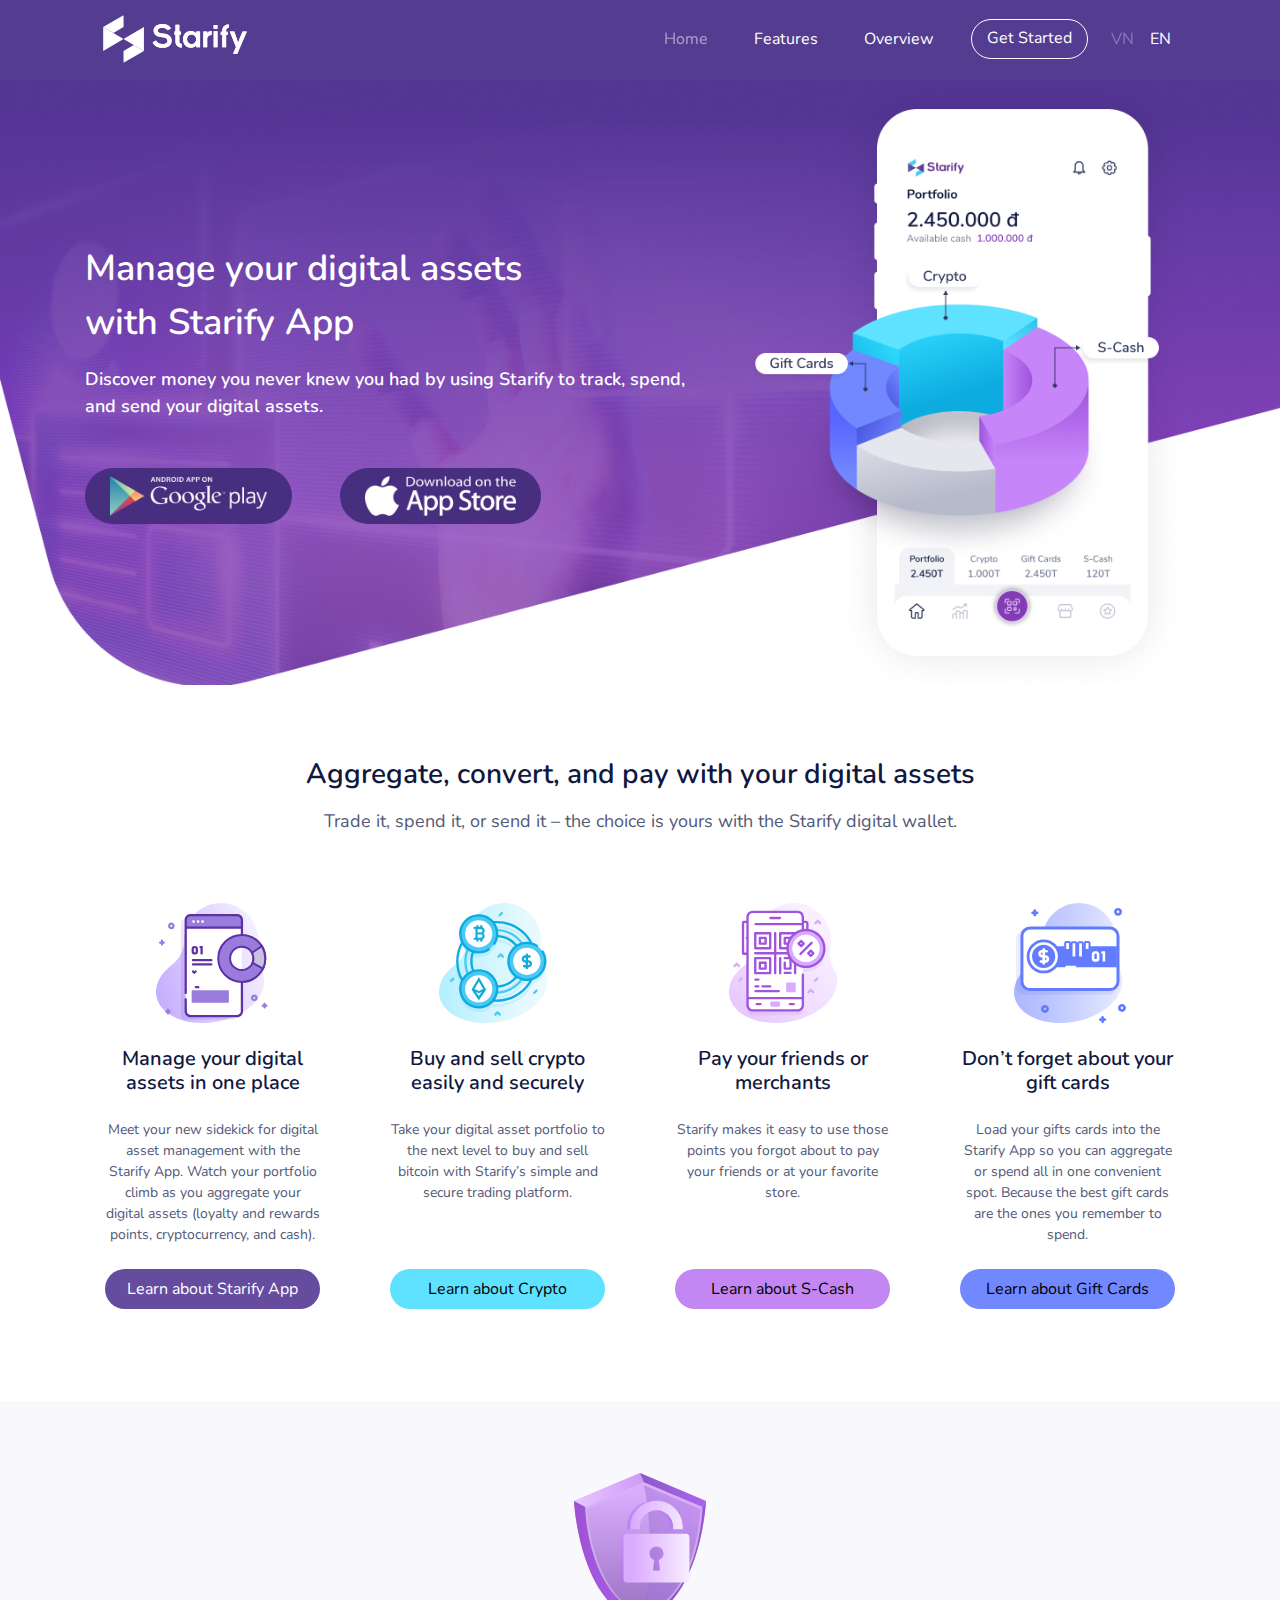
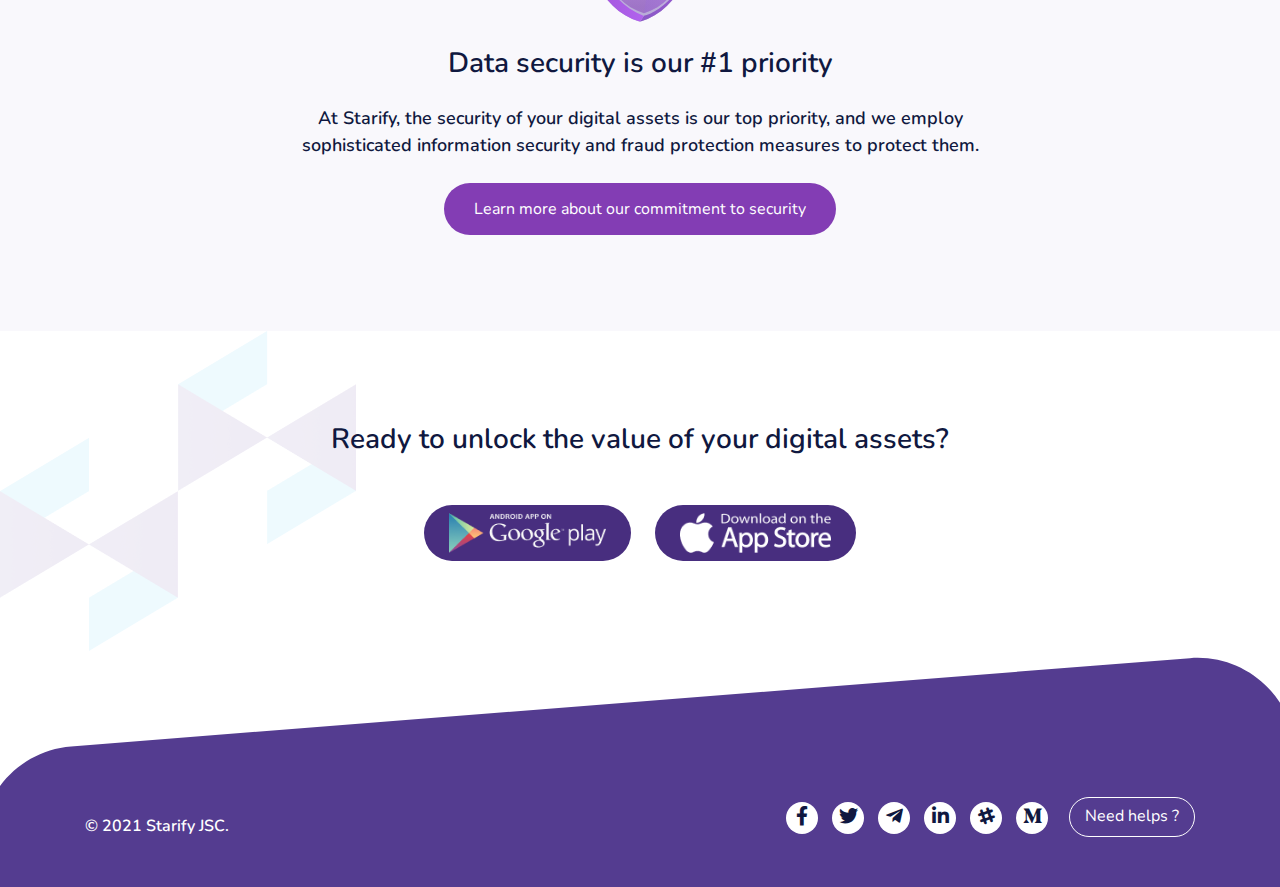
<file: index.html>
<html lang="en">

<head>
  <meta charset="UTF-8" />
  <meta http-equiv="X-UA-Compatible" content="IE=edge" />
  <meta name="viewport" content="width=device-width, initial-scale=1.0" />
  <title>Starify</title>
  <link rel="preconnect" href="https://fonts.googleapis.com" />
  <link rel="preconnect" href="https://fonts.gstatic.com" crossorigin />
  <!-- GOOGLE FONTS : NUNITO -->
  <link rel="preconnect" href="https://fonts.googleapis.com">
  <link rel="preconnect" href="https://fonts.gstatic.com" crossorigin>
  <link href="https://fonts.googleapis.com/css2?family=Nunito:ital,wght@0,200;0,300;0,400;0,600;0,700;0,800;0,900;1,200;1,300;1,400;1,600;1,700;1,800;1,900&display=swap" rel="stylesheet">
  <!-- FONTAWESOME 5 -->
  <link rel="stylesheet" href="https://cdnjs.cloudflare.com/ajax/libs/font-awesome/5.15.3/css/all.min.css">
  <!-- BOOTSTRAP 4.0 -->
  <link rel="stylesheet" href="bootstrap-4.0.0-dist/css/bootstrap.min.css">
  <!-- LOCAL CSS -->
  <link rel="stylesheet" href="style.css" />
  <link rel="shortcut icon" href="./images/favicon.ico"/>
</head>

<body>




  <header id="top-header" class="top-header">
    <div class="container">
      <nav class="navbar navbar-expand-md navbar-dark bg-dark">
        <a href="/" class="navbar-brand"><img src="images/logoD.svg" alt="Starify Logo"></a>
        <a href="/" class="navbar-brand fix"><img src="images/logoW.svg" alt="Starify Logo"></a>
        <button class="navbar-toggler" type="button" data-toggle="collapse" data-target="#navbarCollapse" aria-controls="navbarCollapse" aria-expanded="true" aria-label="Toggle navigation">
          <i class="fas fa-bars"></i>
        </button>

        <div class="navbar-collapse collapse justify-content-end" id="navbarCollapse">
          <ul class="navbar-nav">
            <li class="nav-item active">
              <a class="nav-link" href="index.html">Home</a>
            </li>
            <li class="nav-item">
              <a class="nav-link" href="features.html">Features</a>
            </li>
            <li class="nav-item">
              <a class="nav-link" href="overview.html">Overview</a>
            </li>
            <li class="nav-item">
              <a class="btn btn-outline" href="#">Get Started</a>
            </li>
          </ul>
          <ul class="lang d-flex justify-content-center">
            <li class="active"><a href="#">VN</a></li>
            <li><a href="#">EN</a></li>
          </ul>
        </div>
      </nav>
    </div>
  </header>

  <div class="bannerHome">
    <div class="container">
      <div class="row">
        <div class="col-lg-7" style="margin: auto 0;">
          <div class="banner-info">
            <h1 class="text-white f-48">Manage your digital assets<br>with Starify App</h1>
            <h4 class="text-white f-18 mt-3">Discover money you never knew you had by using Starify to track,
              spend, and send your digital assets.</h4>
          </div>
          <div class="social-btn-group d-flex mt-5">
            <div class="social-btn mr-5">
              <a href="#"><img src="images/play-store-icon.png" alt=""></a>
            </div>
            <div class="social-btn">
              <a href="#"><img src="images/apple-icon.png" alt=""></a>
            </div>
          </div>
        </div>
        <div class="col-lg-5" style="margin: auto 0;">
          <img src="images/right.png" alt="" class="img-fluid d-block mx-auto">
          <!-- <img src="images/chart.svg" alt="" class="img-fluid d-block mx-auto chart"> -->
          <div class="social-btn-group d-flex justify-content-center mobile">
            <div class="social-btn mr-3">
              <a href="#"><img src="images/play-store-icon.png" alt=""></a>
            </div>
            <div class="social-btn">
              <a href="#"><img src="images/apple-icon.png" alt=""></a>
            </div>
          </div>
        </div>
      </div>
    </div>
  </div>

  <section class="features pt-4 pb-4">
    <div class="container mt-5">
      <div class="row">
        <div class="col-12">
          <h2 class="text-center f-36">Aggregate, convert, and pay with your digital assets</h2>
          <p class="text-center f-18 mt-3 mb-5">Trade it, spend it, or send it – the choice is yours with the Starify digital wallet.</p>
        </div>
        <div class="col-lg-3 col-md-6 col-xs-8 mb-5">
          <div class="box text-center flex justify-content-end">
            <img src="images/aDigi.svg" alt="" class="img-fluid d-block mx-auto">
            <div class="info mb-auto">
              <h4 class="mt-4 mb-4">Manage your digital assets in one place</h4>
              <p>Meet your new sidekick for digital asset management with the Starify App. Watch your
                portfolio climb as you aggregate your digital assets (loyalty and rewards points,
                cryptocurrency, and cash).</p>
            </div>
            <button type="button" class="btn btn-filled bg-purple text-white mt-4" onclick="javascript:location.href='features.html#digi'">Learn about Starify App</button>
          </div>
        </div>
        <div class="col-lg-3 col-md-6 col-xs-8 mb-5">
          <div class="box text-center flex justify-content-end">
            <img src="images/aCrypto.svg" alt="" class="img-fluid d-block mx-auto">
            <div class="info mb-auto">
              <h4 class="mt-4 mb-4">Buy and sell crypto easily and securely</h4>
              <p>Take your digital asset portfolio to the next level to buy and sell bitcoin with
                Starify’s
                simple and secure trading platform.</p>
            </div>
            <button type="button" class="btn btn-filled bg-cyan mt-4" onclick="javascript:location.href='features.html#crypto'">Learn about Crypto</button>
          </div>

        </div>
        <div class="col-lg-3 col-md-6 col-xs-8 mb-5">
          <div class="box text-center flex justify-content-end">
            <img src="images/aScash.svg" alt="" class="img-fluid d-block mx-auto">
            <div class="info mb-auto">
              <h4 class="mt-4 mb-4">Pay your friends or merchants</h4>
              <p>Starify makes it easy to use those points you forgot about to pay your friends or at your
                favorite store.</p>
            </div>
            <button type="button" class="btn btn-filled bg-violet mt-4" onclick="javascript:location.href='features.html#scash'">Learn about S-Cash</button>
          </div>
        </div>
        <div class="col-lg-3 col-md-6 col-xs-8 mb-5">
          <div class="box text-center flex justify-content-end">
            <img src="images/aGift.svg" alt="" class="img-fluid d-block mx-auto">
            <div class="info mb-auto">
              <h4 class="mt-4 mb-4">Don’t forget about your gift cards </h4>
              <p>Load your gifts cards into the Starify App so you can aggregate or spend all in one
                convenient spot. Because the best gift cards are the ones you remember to spend.</p>
            </div>
            <button type="button" class="btn btn-filled bg-iris mt-4" onclick="javascript:location.href='features.html#gift'">Learn about Gift Cards</button>
          </div>
        </div>
      </div>
    </div>
  </section>

  <section class="services pt-4 pb-4 bg-purple">
    <div class="container mt-5 mb-5">
      <div class="row">
        <div class="col-lg-8 text-center offset-lg-2">
          <img src="images/security.svg" alt="" class="img-fluid d-block mx-auto">
          <h2 class="text-center f-36 mt-4 mb-4">Data security is our #1 priority</h2>
          <h4 class="f-18">At Starify, the
            security of your digital assets is our top priority, and we employ sophisticated information
            security and fraud protection measures to protect them.</h4>
          <button type="button" class="btn btn-filled bg-primary text-white mt-4 mb-4">Learn more about our commitment to security</button>
        </div>

      </div>
    </div>
  </section>

  <section class="partners pt-4 pb-4" style="display: none">
    <div class="container mt-5 mb-5">
      <div class="row">
        <div class="col-12">
          <h2 class="text-center f-36">Partners - Our greatest assets</h2>
          <p class="text-center f-18 mt-3 mb-5">We are pleased to work with thousands of partners. Those who work with us
            globally
            include:</p>
        </div>
        <div class="thumb-grid col-lg-10 offset-lg-1">
          <img src="images/partner.png" alt="" class="img-fluid d-block mx-auto">
          <img src="images/partner.png" alt="" class="img-fluid d-block mx-auto">
          <img src="images/partner.png" alt="" class="img-fluid d-block mx-auto">
          <img src="images/partner.png" alt="" class="img-fluid d-block mx-auto">
          <img src="images/partner.png" alt="" class="img-fluid d-block mx-auto">
          <img src="images/partner.png" alt="" class="img-fluid d-block mx-auto">
          <img src="images/partner.png" alt="" class="img-fluid d-block mx-auto">
          <img src="images/partner.png" alt="" class="img-fluid d-block mx-auto">
          <img src="images/partner.png" alt="" class="img-fluid d-block mx-auto">
          <img src="images/partner.png" alt="" class="img-fluid d-block mx-auto">
        </div>
      </div>
  </section>

  <footer class="footer">
    <section class="download d-flex justify-content-center">
      <div class="container">
        <h2 class="text-center f-36 mb-5">Ready to unlock the value of your digital assets?</h2>
        <div class="social-btn-group d-flex align-items-center justify-content-center">
          <div class="social-btn mr-4">
            <a href="#"><img src="images/play-store-icon.png" alt="" class="img-fluid"></a>
          </div>
          <div class="social-btn">
            <a href="#"><img src="images/apple-icon.png" alt="" class="img-fluid"></a>
          </div>
        </div>
      </div>
    </section>
    <section class="sitemap pb-5">
      <div class="container">
        <div class="row">
          <div class="col-12 d-flex justify-content-end">
            <div class="ml-3 order-sm-3"><a class="btn btn-outline" href="#">Need helps ?</a></div>
            <div class="social d-fex justify-content-end order-sm-2">
              <a href="#"><i class="fab fa-facebook-f"></i></a>
              <a href="#"><i class="fab fa-twitter"></i></a>
              <a href="#"><i class="fab fa-telegram-plane"></i></a>
              <a href="#"><i class="fab fa-linkedin-in"></i></a>
              <a href="#"><i class="fab fa-slack-hash"></i></a>
              <a href="#"><i class="fab fa-medium-m"></i></a>
            </div>
            <h6 class="text-white f-16 mr-auto mt-auto mb-auto order-sm-1">© 2021 Starify JSC.</h6>
          </div>
        </div>
      </div>
  </footer>

  <script src="https://code.jquery.com/jquery-3.2.1.slim.min.js" integrity="sha384-KJ3o2DKtIkvYIK3UENzmM7KCkRr/rE9/Qpg6aAZGJwFDMVNA/GpGFF93hXpG5KkN" crossorigin="anonymous"></script>
  <script src="jquery-3.6.0.min.js"></script>
  <script src="bootstrap-4.0.0-dist/js/bootstrap.min.js"></script>
  <script defer src="app.js"></script>
  <script>
    document.addEventListener("DOMContentLoaded", function() {
      window.addEventListener('scroll', function() {
        if (window.scrollY > 80) {
          document.getElementById('top-header').classList.add('sticky-top');
          // add padding top to show content behind navbar
          navbar_height = document.querySelector('.navbar').offsetHeight;
          document.body.style.paddingTop = navbar_height + 'px';
        } else {
          document.getElementById('top-header').classList.remove('sticky-top');
          // remove padding top from body
          document.body.style.paddingTop = '0';
        }
      });
    });
  </script>
</body>

</html>
</file>
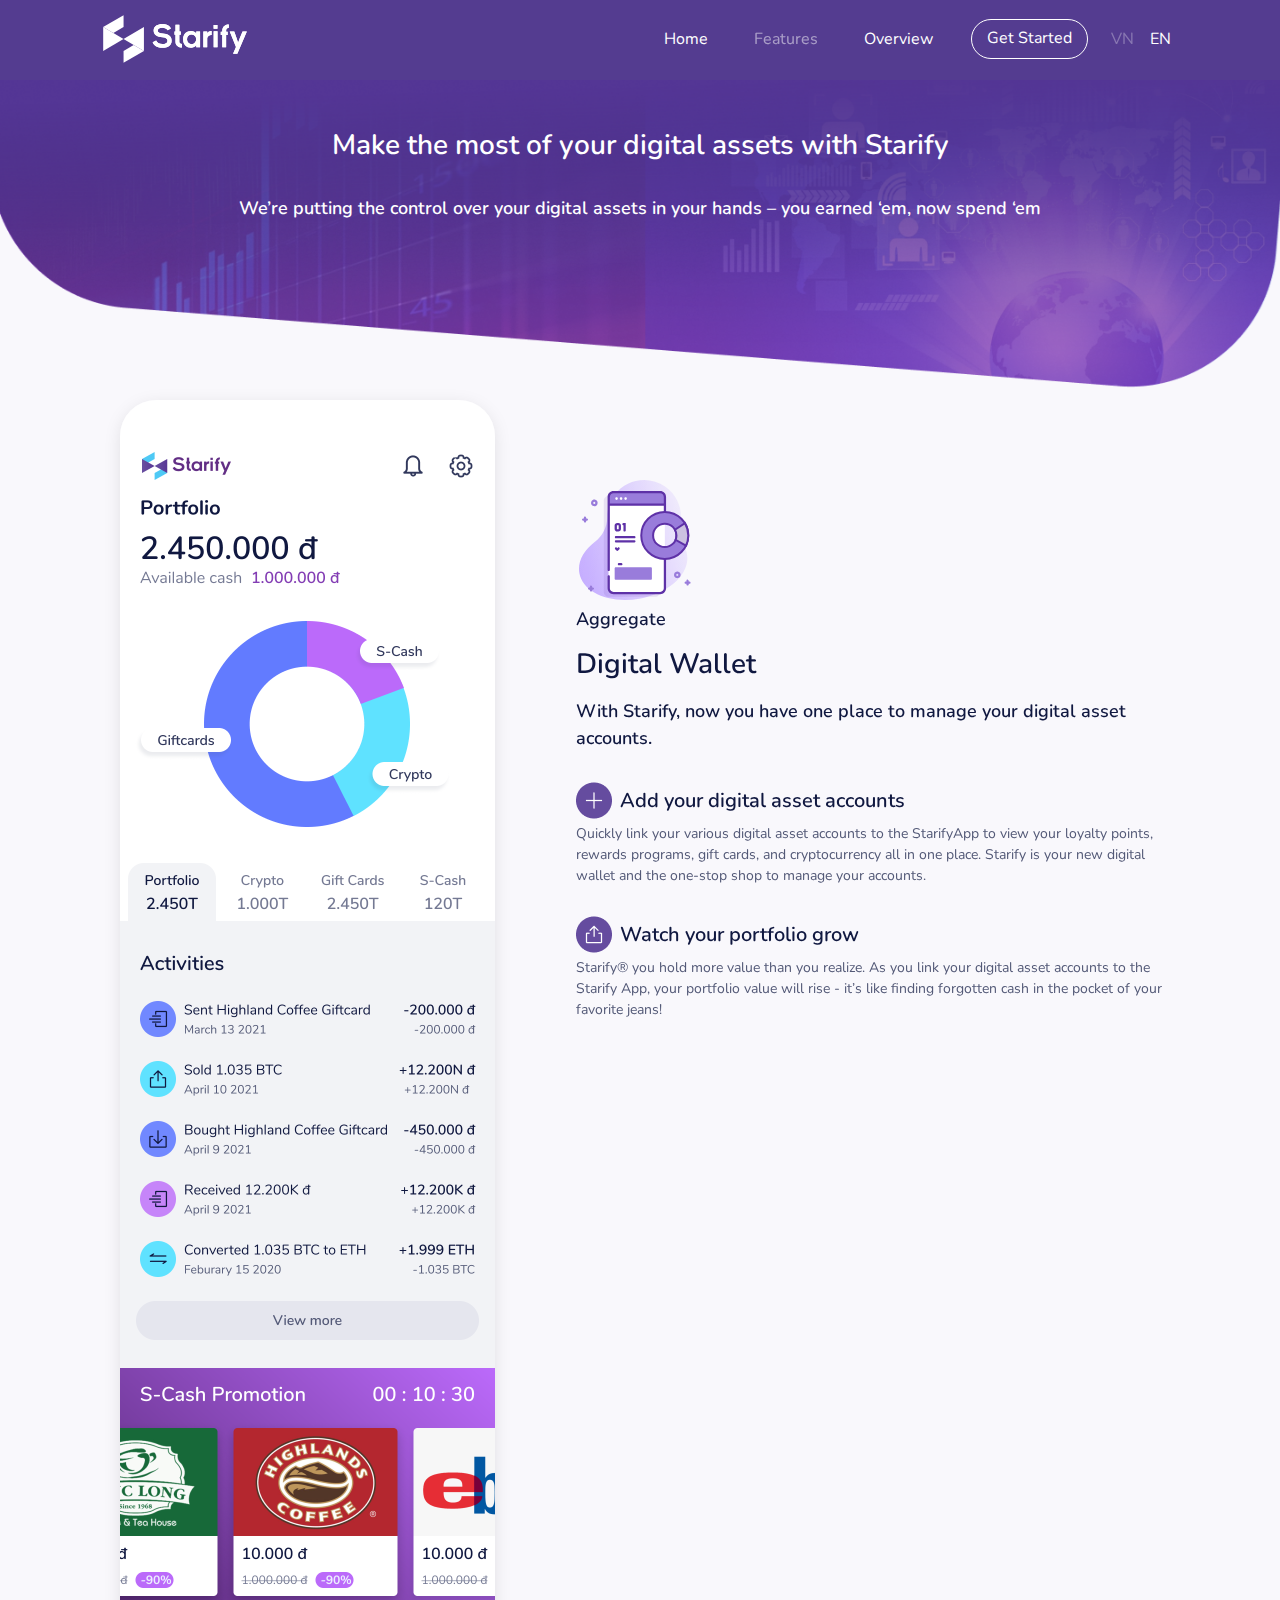
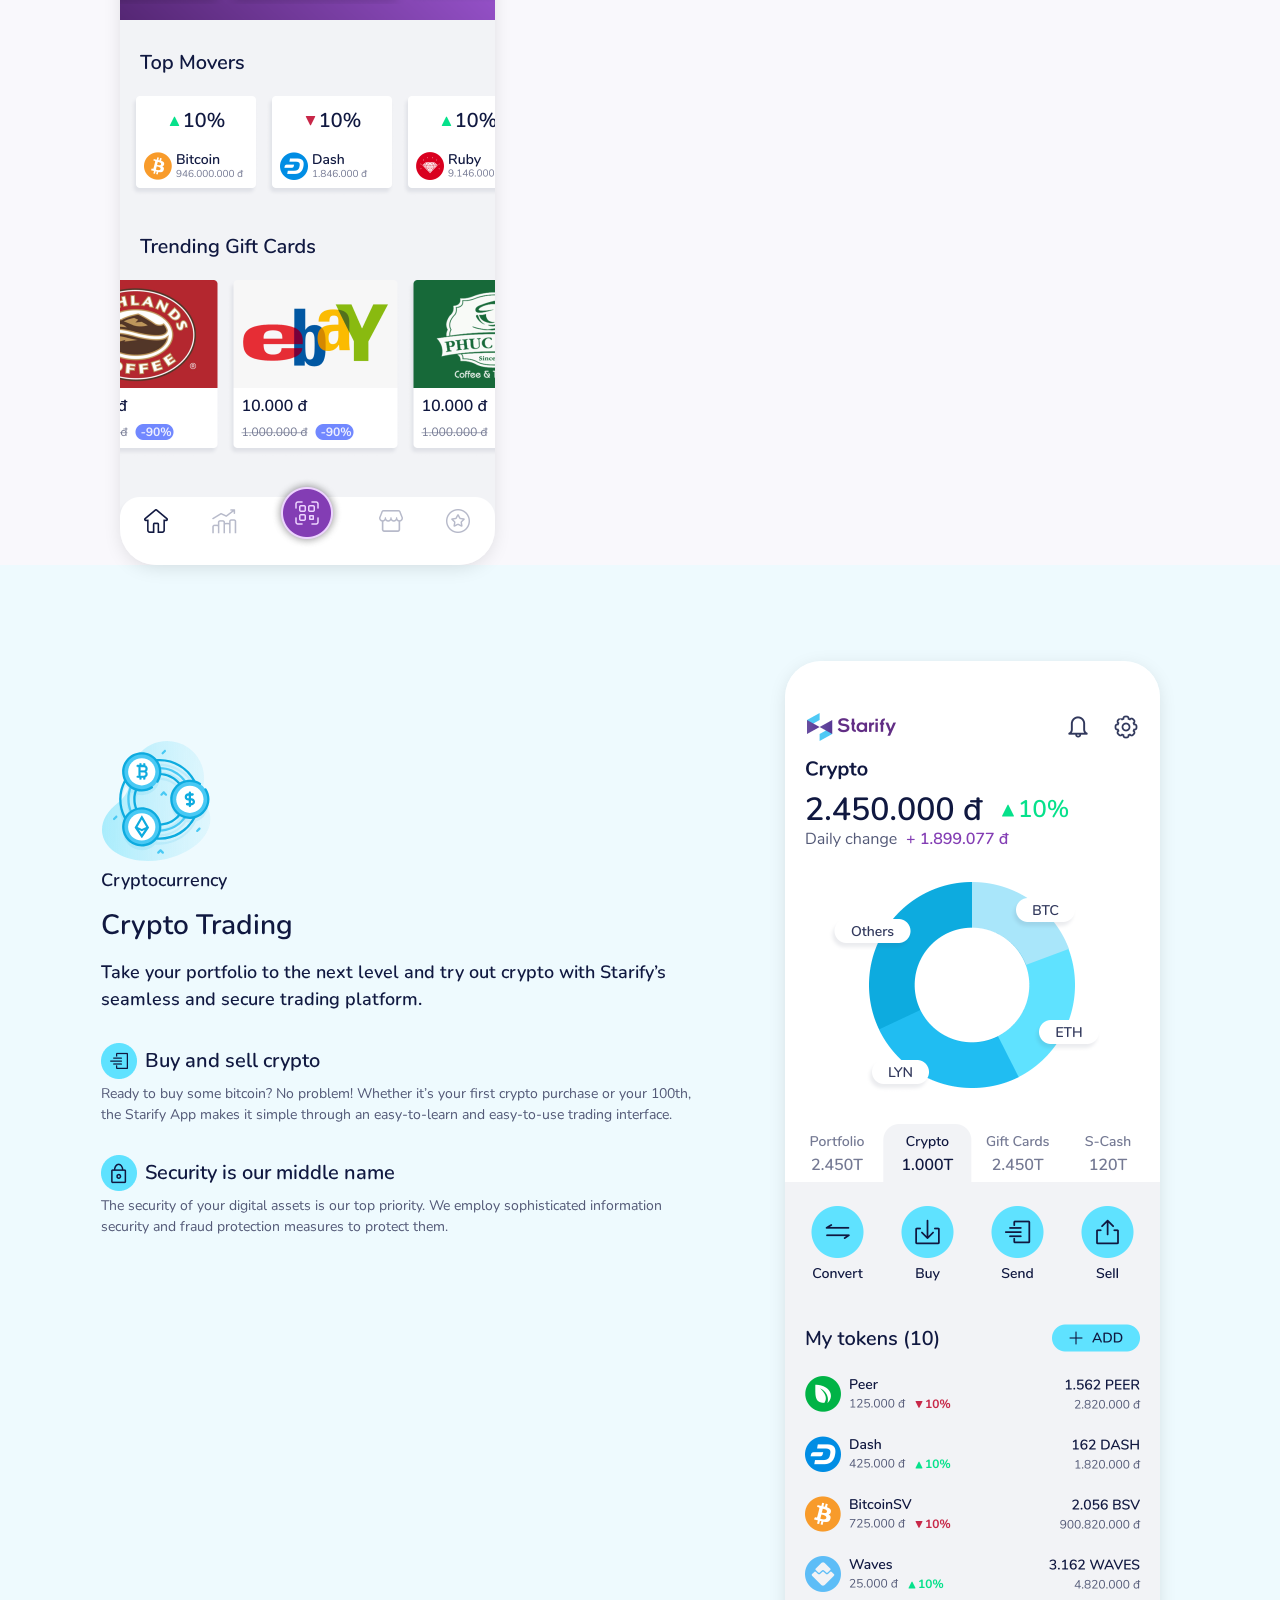
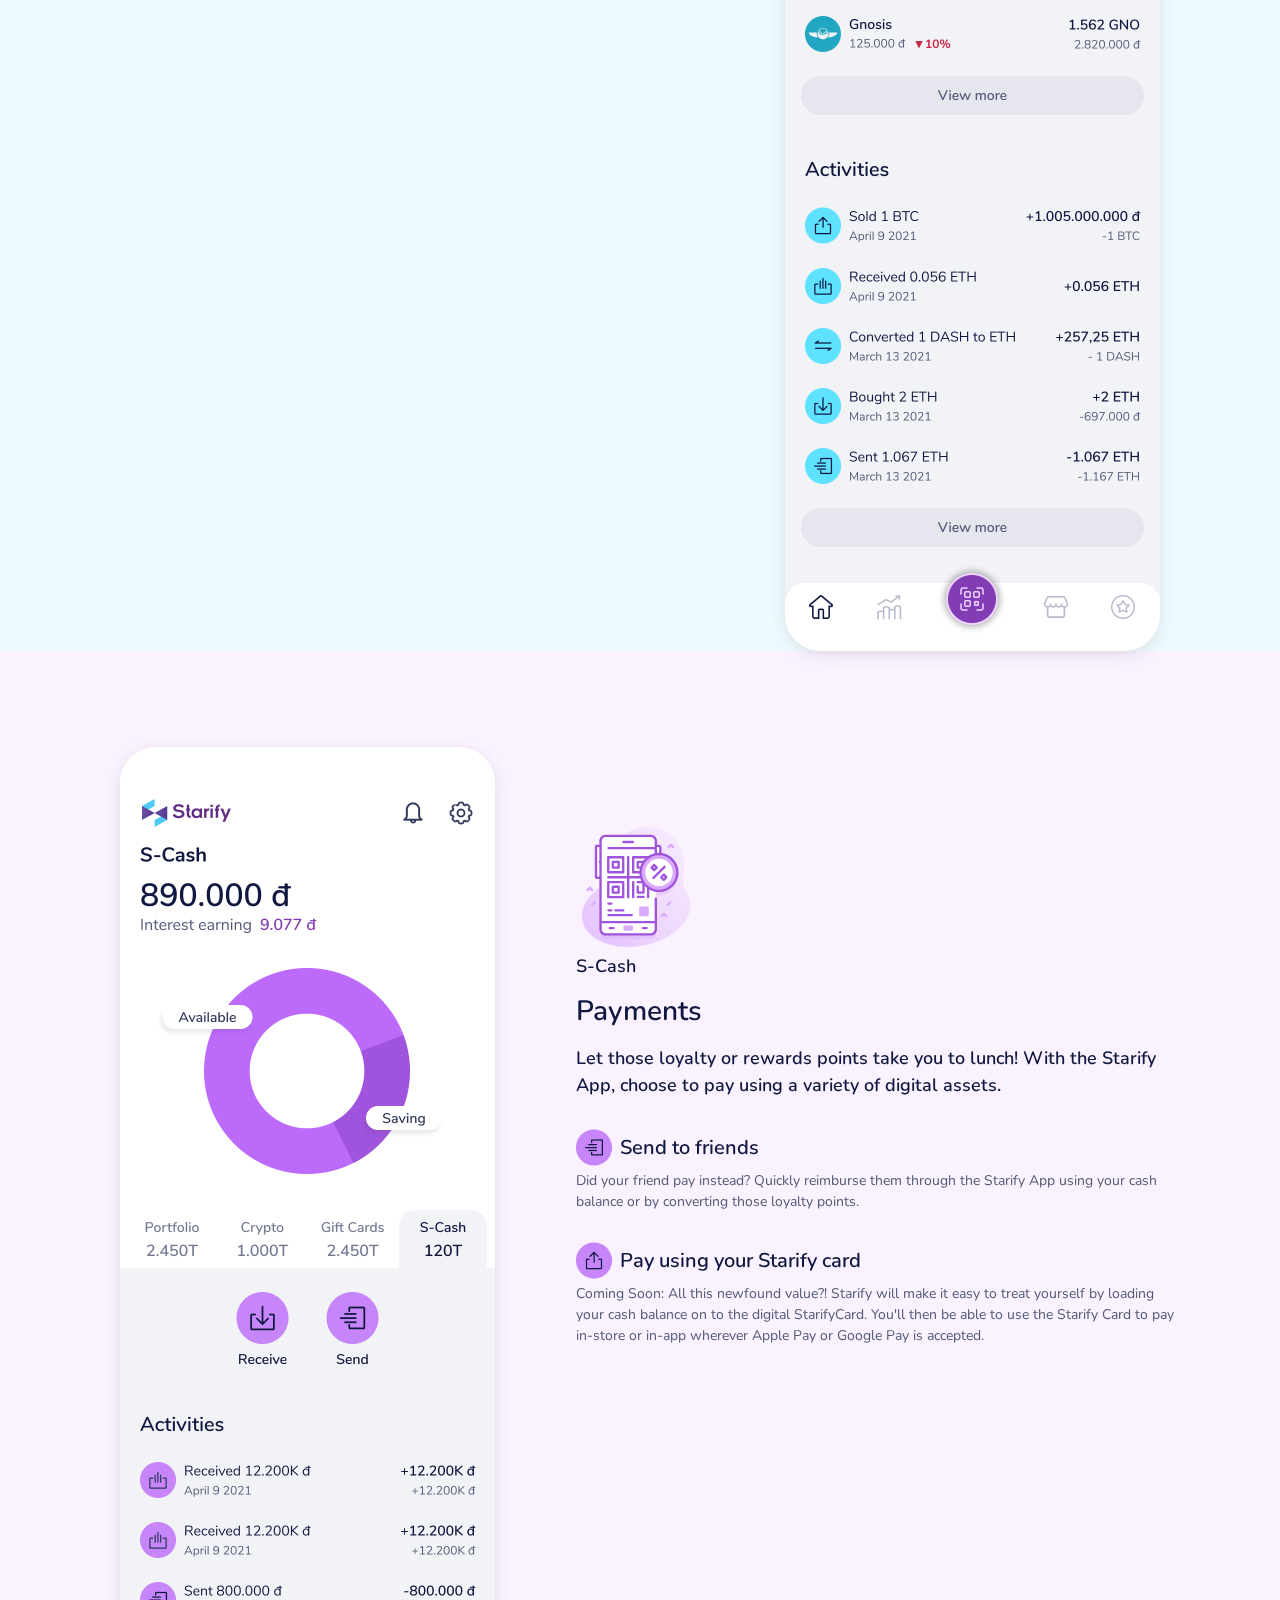
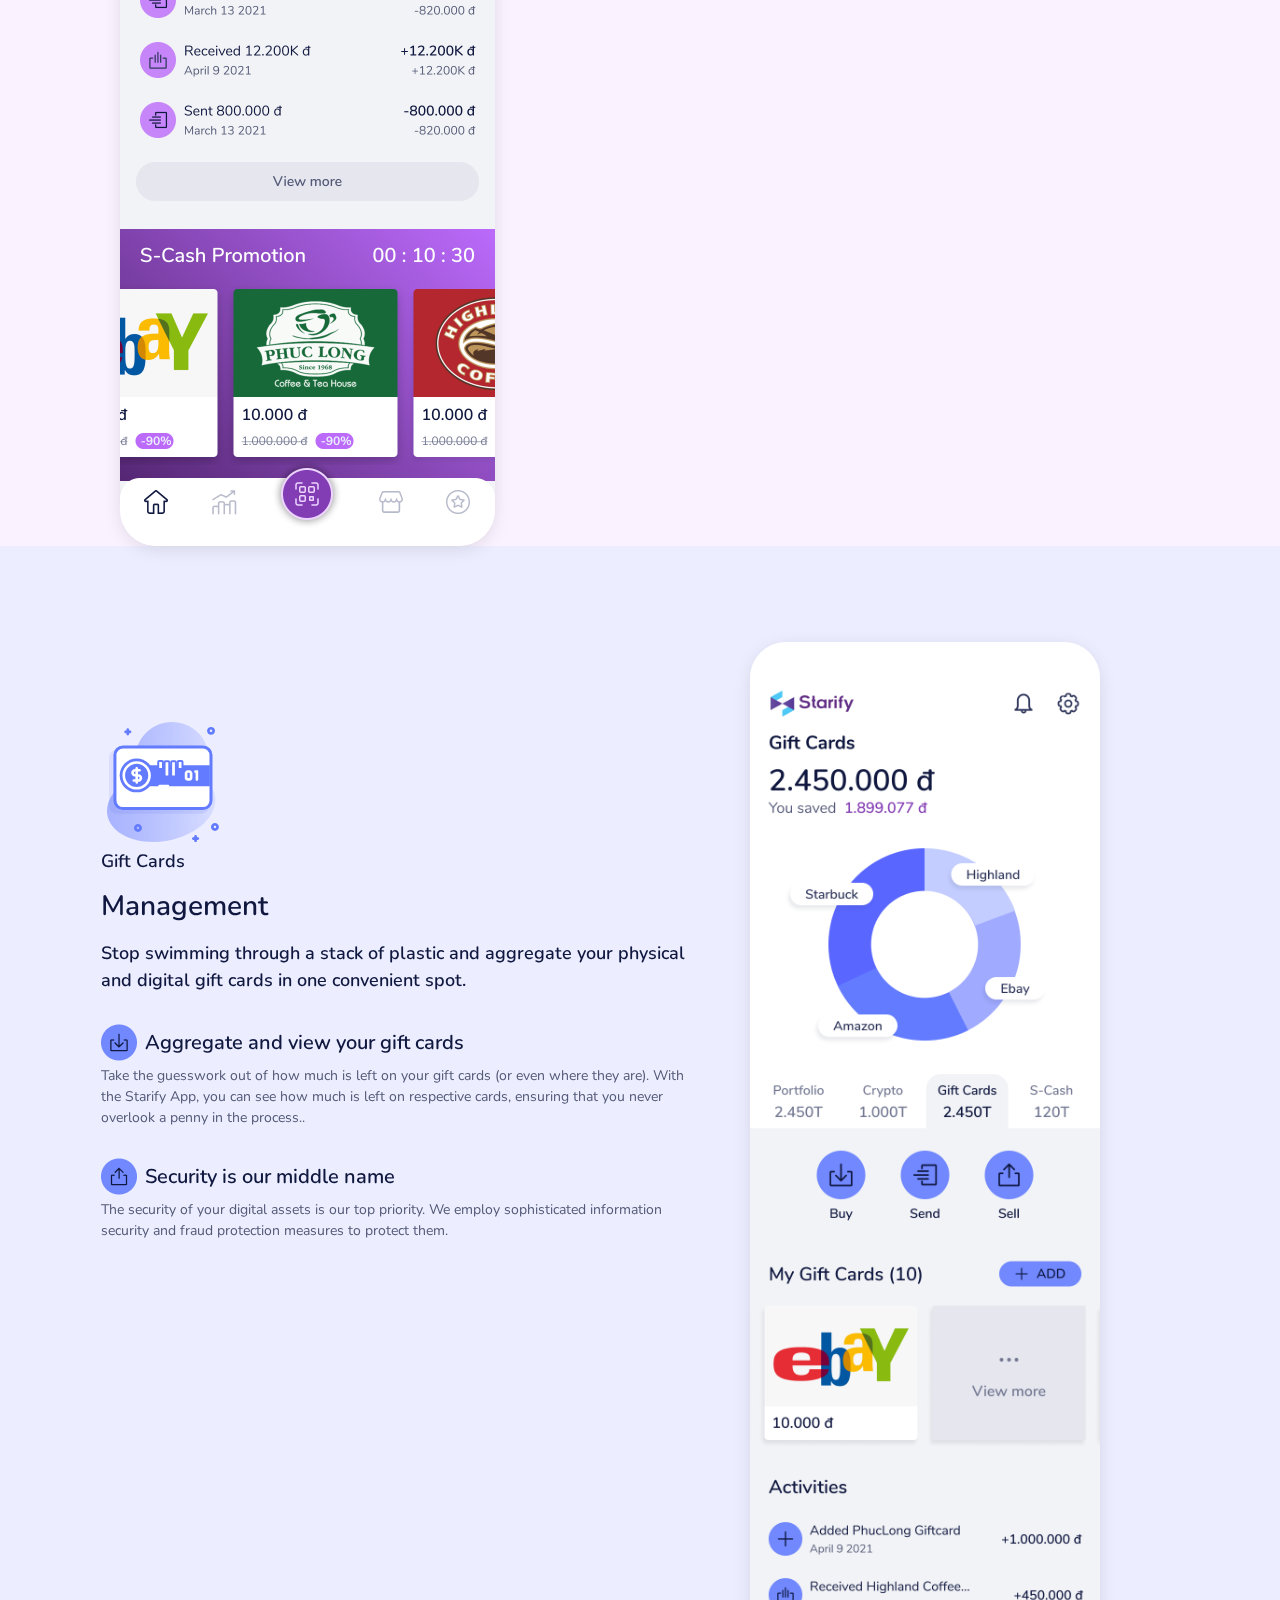
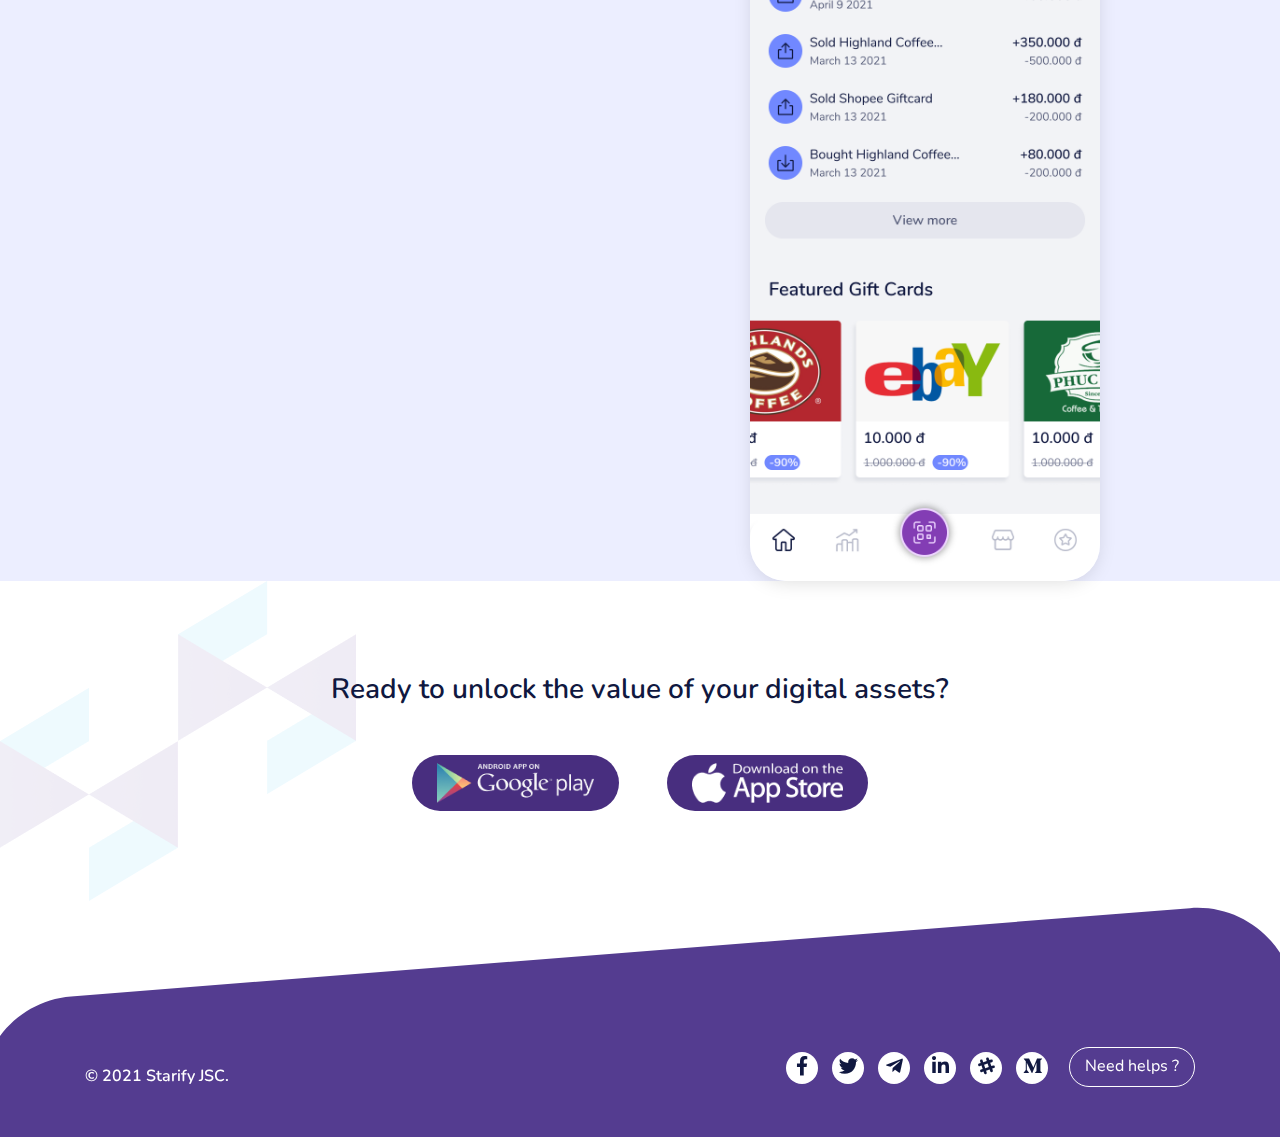
<file: features.html>
<html lang="en">

<head>
  <meta charset="UTF-8" />
  <meta http-equiv="X-UA-Compatible" content="IE=edge" />
  <meta name="viewport" content="width=device-width, initial-scale=1.0" />
  <title>Starify</title>
  <link rel="preconnect" href="https://fonts.googleapis.com" />
  <link rel="preconnect" href="https://fonts.gstatic.com" crossorigin />
  <!-- GOOGLE FONTS : NUNITO -->
  <link rel="preconnect" href="https://fonts.googleapis.com">
  <link rel="preconnect" href="https://fonts.gstatic.com" crossorigin>
  <link href="https://fonts.googleapis.com/css2?family=Nunito:ital,wght@0,200;0,300;0,400;0,600;0,700;0,800;0,900;1,200;1,300;1,400;1,600;1,700;1,800;1,900&display=swap" rel="stylesheet">
  <!-- FONTAWESOME 5 -->
  <link rel="stylesheet" href="https://cdnjs.cloudflare.com/ajax/libs/font-awesome/5.15.3/css/all.min.css">
  <!-- BOOTSTRAP 4.0 -->
  <link rel="stylesheet" href="bootstrap-4.0.0-dist/css/bootstrap.min.css">
  <!-- LOCAL CSS -->
  <link rel="stylesheet" href="style.css" />
  <link rel="shortcut icon" href="./images/favicon.ico"/>
</head>

<body>
  <header id="top-header" class="top-header">
    <div class="container">
      <nav class="navbar navbar-expand-md navbar-dark bg-dark">
        <a href="/" class="navbar-brand"><img src="images/logoD.svg" alt="Starify Logo"></a>
        <a href="/" class="navbar-brand fix"><img src="images/logoW.svg" alt="Starify Logo"></a>
        <button class="navbar-toggler" type="button" data-toggle="collapse" data-target="#navbarCollapse" aria-controls="navbarCollapse" aria-expanded="true" aria-label="Toggle navigation">
          <i class="fas fa-bars"></i>
        </button>

        <div class="navbar-collapse collapse justify-content-end" id="navbarCollapse">
          <ul class="navbar-nav">
            <li class="nav-item">
              <a class="nav-link" href="index.html">Home</a>
            </li>
            <li class="nav-item active">
              <a class="nav-link" href="features.html">Features</a>
            </li>
            <li class="nav-item">
              <a class="nav-link" href="overview.html">Overview</a>
            </li>
            <li class="nav-item">
              <a class="btn btn-outline" href="#">Get Started</a>
            </li>
          </ul>
        <ul class="lang d-flex justify-content-center">
            <li class="active"><a href="#">VN</a></li>
            <li><a href="#">EN</a></li>
          </ul>

        </div>
      </nav>
    </div>
  </header>
  <section class="pageHeading bg-purple">
    <div class="container">
      <div class="row">
        <div class="col-lg-10 offset-lg-1">
          <h2 class="text-center f-36 text-white">Make the most of your digital assets with Starify</h2>
          <h4 class="text-center f-18">We’re putting the control over your digital assets in your hands – you earned ‘em, now spend ‘em</h4>
        </div>
      </div>
    </div>
  </section>
  <section class="bg-purple">
    <div class="container">
      <div class="row">
        <div class="col-md-7 order-md-2">
          <div class="feature-box" id="digi">
            <img src="images/aDigi.svg" alt="" class="img-fluid xs-center mb-2">
            <h3 class="f-24">Aggregate</h3>
            <h2 class="f-36 mt-3 mb-3">Digital Wallet</h2>
            <h4 class="f-18">With Starify, now you have one place to manage your digital asset accounts.
            </h4>
            <ul>
              <li class="d-flex align-items-center pb-1">
                <img src="images/plus-icon-purple.png" alt="" class="mr-2 img-fluid">
                <span class="f-20 bold">Add your digital asset accounts</span>
              </li>
              <li>Quickly link your various digital asset accounts to the StarifyApp to view your
                loyalty points, rewards programs, gift cards, and cryptocurrency all in one place.
                Starify is your new digital wallet and the one-stop shop to manage your accounts.
              </li>
            </ul>
            <ul>
              <li class="d-flex align-items-center pb-1">
                <img src="images/share-icon-purple.png" alt="" class="mr-2 img-fluid">
                <span class="f-20 bold">Watch your portfolio grow</span>
              </li>
              <li>Starify® you hold more value than you realize. As you link your digital asset
                accounts to the Starify App, your portfolio value will rise - it’s like finding
                forgotten cash in the pocket of your favorite jeans!</li>
            </ul>
          </div>
        </div>
        <div class="col-md-5 order-md-1">
          <img src="images/portfolio-1.png" alt="" class="img-fluid d-block mx-auto shadow">
        </div>
      </div>
    </div>
  </section>
  <section class="bg-cyan pt-5">
    <div class="container pt-5">
      <div class="row">
        <div class="col-md-7">
          <div class="feature-box" id="crypto">
            <img src="images/aCrypto.svg" alt="" class="img-fluid xs-center mb-2">
            <h3 class="f-24">Cryptocurrency</h3>
            <h2 class="f-36 mt-3 mb-3">Crypto Trading</h2>
            <h4 class="f-18">Take your portfolio to the next level and try out crypto with Starify’s
              seamless and secure trading platform.</h4>
            <ul>
              <li class="d-flex align-items-center pb-1">
                <img src="images/send-icon-cyan.png " alt="" class="mr-2 img-fluid">
                <span class="f-20 bold">Buy and sell crypto</span>
              </li>
              <li>Ready to buy some bitcoin? No problem! Whether it’s your first crypto purchase or
                your 100th, the Starify App makes it simple through an easy-to-learn and easy-to-use
                trading interface.</li>
            </ul>

            <ul>
              <li class="d-flex align-items-center pb-1">
                <img src="images/lock-icon-cyan.png" alt="" class="mr-2 img-fluid">
                <span class="f-20 bold">Security is our middle name</span>
              </li>
              <li>The security of your digital assets is our top priority. We employ sophisticated
                information security and fraud protection measures to protect them.</li>
            </ul>
          </div>
        </div>
        <div class="col-md-5">
          <img src="images/portfolio-2.png" alt="" class="img-fluid d-block mx-auto shadow">
        </div>
      </div>
    </div>
  </section>
  <section class="bg-violet pt-5">
    <div class="container pt-5">
      <div class="row">
      <div class="col-md-7 order-md-2">
        <div class="feature-box" id="scash">
          <img src="images/aScash.svg" alt="" class="img-fluid xs-center mb-2 ">
          <h3 class="f-24">S-Cash</h3>
          <h2 class="f-36 mt-3 mb-3">Payments</h2>
          <h4 class="f-18">Let those loyalty or rewards points take you to lunch! With the Starify App,
            choose to pay using a variety of digital assets.</h4>

          <ul>
            <li class="d-flex align-items-center pb-1">
              <img src="images/send-icon-purple.png" alt="" class="mr-2 img-fluid">
              <span class="f-20 bold">Send to friends</span>
            </li>
            <li>Did your friend pay instead? Quickly reimburse them through the Starify App using
              your cash balance or by converting those loyalty points.</li>
          </ul>

          <ul>
            <li class="d-flex align-items-center pb-1">
              <img src="images/share-icon-purple-white-text.png" alt="" class="mr-2 img-fluid">
              <span class="f-20 bold">Pay using your Starify card</span>
            </li>
            <li>Coming Soon: All this newfound value?! Starify will make it easy to treat yourself by
              loading your cash balance on to the digital StarifyCard. You'll then be able to use
              the Starify Card to pay in-store or in-app wherever Apple Pay or Google Pay is
              accepted.</li>
          </ul>
        </div>
      </div>
        <div class="col-md-5 order-md-1">
          <img src="images/portfolio-3.png" alt="" class="img-fluid d-block mx-auto shadow">
        </div>
      </div>
    </div>
  </section>
  <section class="bg-iris pt-5">
    <div class="container pt-5">
      <div class="row">
        <div class="col-md-7">
          <div class="feature-box" id="gift">
            <img src="images/aGift.svg" alt="" class="img-fluid xs-center mb-2">
            <h3 class="f-24">Gift Cards</h3>
            <h2 class="f-36 mt-3 mb-3">Management</h2>
            <h4 class="f-18">Stop swimming through a stack of plastic and aggregate your physical and
              digital gift cards in one convenient spot.</h4>


            <ul>
              <li class="d-flex align-items-center pb-1">
                <img src="images/buy-icon-blue.png" alt="" class="mr-2 img-fluid">
                <span class="f-20 bold">Aggregate and view your gift cards</span>
              </li>
              <li>Take the guesswork out of how much is left on your gift cards (or even where they
                are). With the Starify App, you can see how much is left on respective cards,
                ensuring that you never overlook a penny in the process..</li>
            </ul>
            <ul>
              <li class="d-flex align-items-center pb-1">
                <img src="images/share-icon-blue.png" alt="" class="mr-2 img-fluid">
                <span class="f-20 bold">Security is our middle name</span>
              </li>
              <li>The security of your digital assets is our top priority. We employ sophisticated
                information security and fraud protection measures to protect them.</li>
            </ul>
          </div>
        </div>
        <div class="col-md-4">
          <img src="images/portfolio-4.png" alt="" class="img-fluid d-block mx-auto shadow">
        </div>
      </div>
    </div>
  </section>
  <footer class="footer">
    <section class="download d-flex justify-content-center">
      <div class="container">
        <h2 class="text-center f-36 mb-5">Ready to unlock the value of your digital assets?</h2>
        <div class="social-btn-group d-flex align-items-center justify-content-center">
          <div class="social-btn mr-5">
            <a href="#"><img src="images/play-store-icon.png" alt="" class="img-fluid"></a>
          </div>
          <div class="social-btn">
            <a href="#"><img src="images/apple-icon.png" alt="" class="img-fluid"></a>
          </div>
        </div>
      </div>
    </section>
    <section class="sitemap pb-5">
      <div class="container">
        <div class="row">
          <div class="col-12 d-flex justify-content-end">
            <div class="ml-3 order-sm-3"><a class="btn btn-outline" href="#">Need helps ?</a></div>
            <div class="social d-fex justify-content-end order-sm-2">
              <a href="#"><i class="fab fa-facebook-f"></i></a>
              <a href="#"><i class="fab fa-twitter"></i></a>
              <a href="#"><i class="fab fa-telegram-plane"></i></a>
              <a href="#"><i class="fab fa-linkedin-in"></i></a>
              <a href="#"><i class="fab fa-slack-hash"></i></a>
              <a href="#"><i class="fab fa-medium-m"></i></a>
            </div>
            <h6 class="text-white f-16 mr-auto mt-auto mb-auto order-sm-1">© 2021 Starify JSC.</h6>
          </div>
        </div>
      </div>
  </footer>
  <script src="https://code.jquery.com/jquery-3.2.1.slim.min.js" integrity="sha384-KJ3o2DKtIkvYIK3UENzmM7KCkRr/rE9/Qpg6aAZGJwFDMVNA/GpGFF93hXpG5KkN" crossorigin="anonymous"></script>
  <script src="jquery-3.6.0.min.js"></script>
  <script src="bootstrap-4.0.0-dist/js/bootstrap.min.js"></script>
  <script defer src="app.js"></script>
  <script>
    document.addEventListener("DOMContentLoaded", function() {
      window.addEventListener('scroll', function() {
        if (window.scrollY > 80) {
          document.getElementById('top-header').classList.add('sticky-top');
          // add padding top to show content behind navbar
          navbar_height = document.querySelector('.navbar').offsetHeight;
          document.body.style.paddingTop = navbar_height + 'px';
        } else {
          document.getElementById('top-header').classList.remove('sticky-top');
          // remove padding top from body
          document.body.style.paddingTop = '0';
        }
      });
    });
  </script>
</body>

</html>
</file>
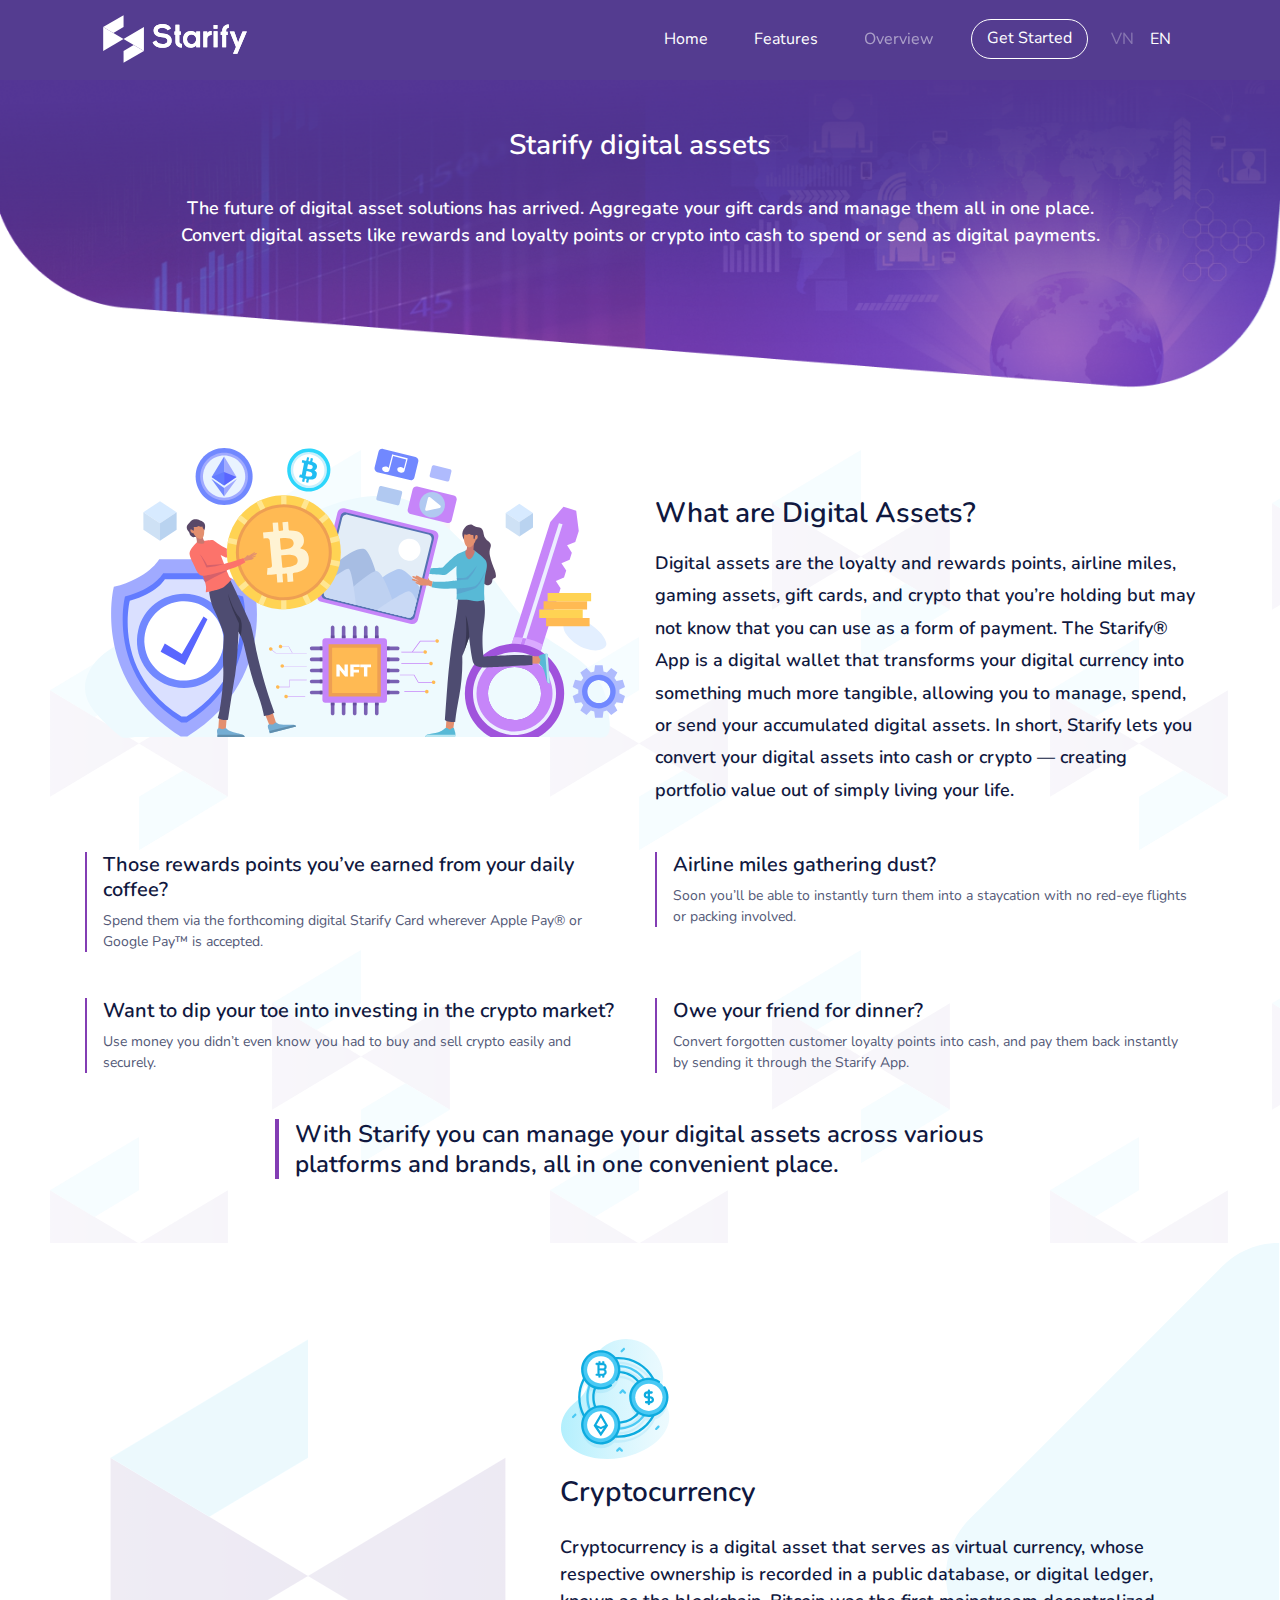
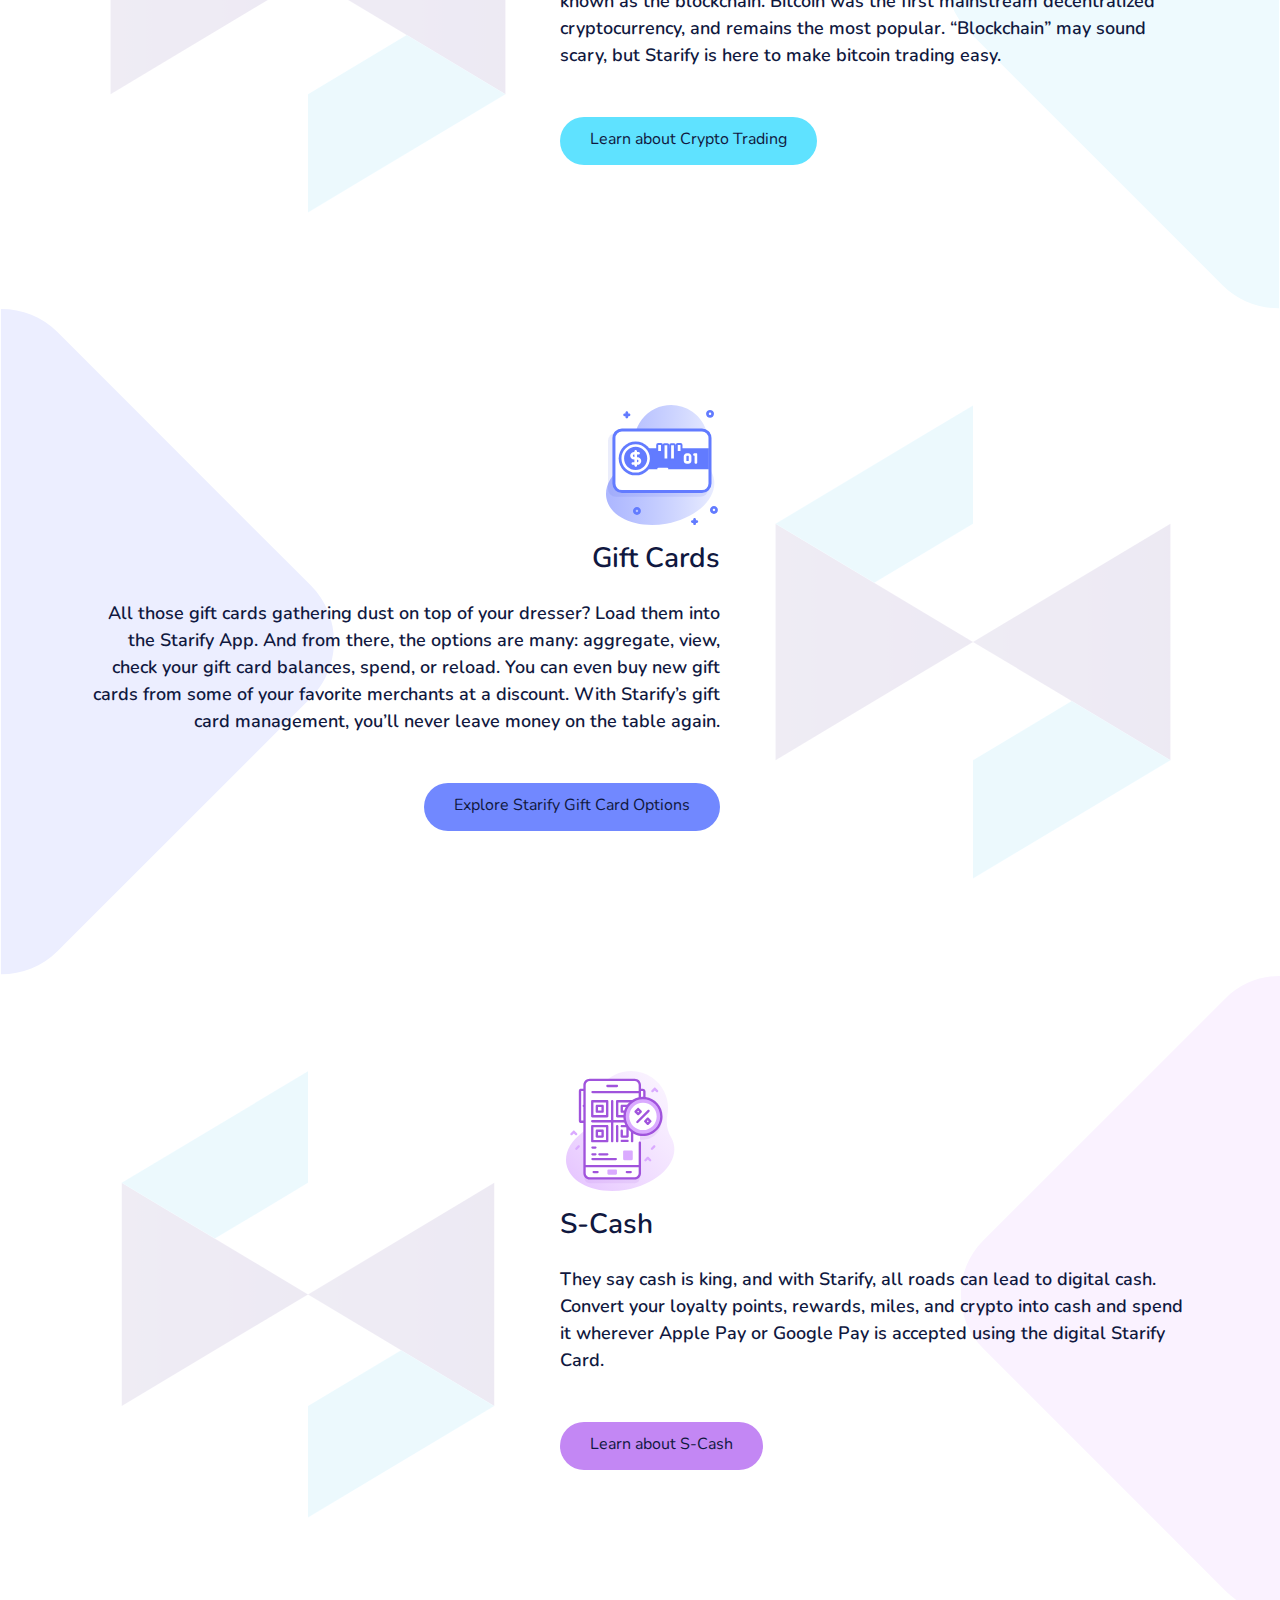
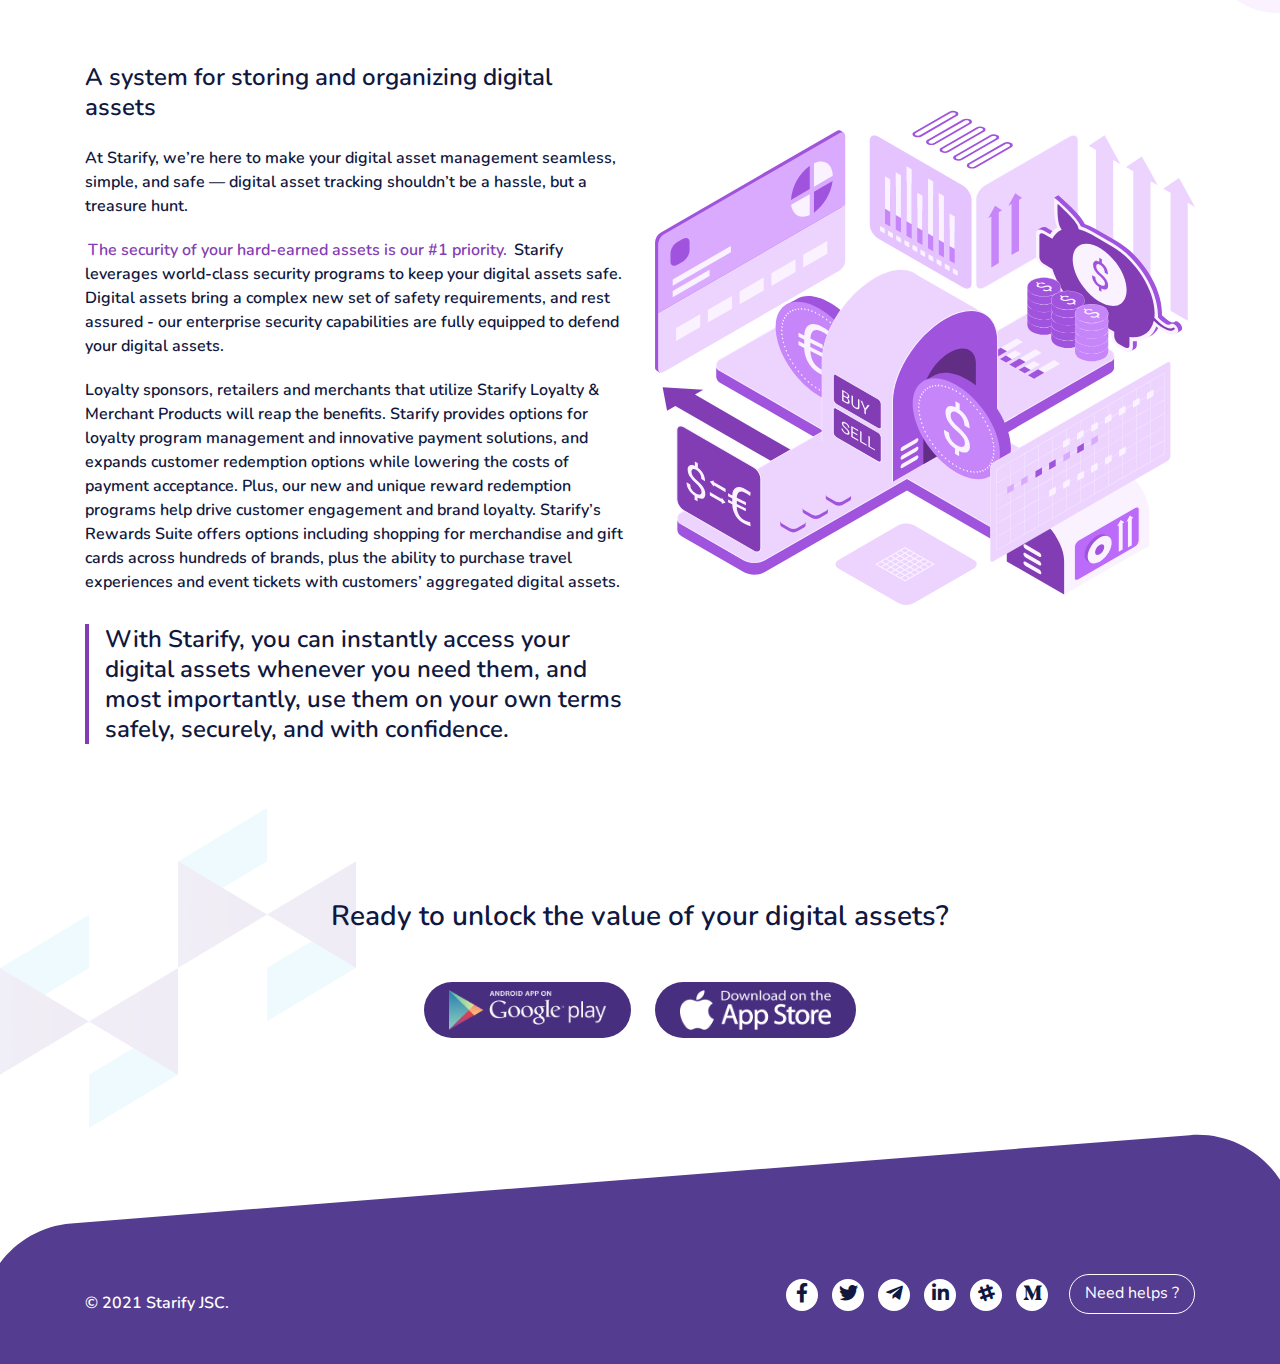
<file: overview.html>
<html lang="en">

<head>
  <meta charset="UTF-8" />
  <meta http-equiv="X-UA-Compatible" content="IE=edge" />
  <meta name="viewport" content="width=device-width, initial-scale=1.0" />
  <title>Starify</title>
  <link rel="preconnect" href="https://fonts.googleapis.com" />
  <link rel="preconnect" href="https://fonts.gstatic.com" crossorigin />
  <!-- GOOGLE FONTS : NUNITO -->
  <link rel="preconnect" href="https://fonts.googleapis.com">
  <link rel="preconnect" href="https://fonts.gstatic.com" crossorigin>
  <link href="https://fonts.googleapis.com/css2?family=Nunito:ital,wght@0,200;0,300;0,400;0,600;0,700;0,800;0,900;1,200;1,300;1,400;1,600;1,700;1,800;1,900&display=swap" rel="stylesheet">
  <!-- FONTAWESOME 5 -->
  <link rel="stylesheet" href="https://cdnjs.cloudflare.com/ajax/libs/font-awesome/5.15.3/css/all.min.css">
  <!-- BOOTSTRAP 4.0 -->
  <link rel="stylesheet" href="bootstrap-4.0.0-dist/css/bootstrap.min.css">
  <!-- LOCAL CSS -->
  <link rel="stylesheet" href="style.css" />
  <link rel="shortcut icon" href="./images/favicon.ico"/>
</head>

<body>
  <header id="top-header" class="top-header">
    <div class="container">
      <nav class="navbar navbar-expand-md navbar-dark bg-dark">
        <a href="/" class="navbar-brand"><img src="images/logoD.svg" alt="Starify Logo"></a>
        <a href="/" class="navbar-brand fix"><img src="images/logoW.svg" alt="Starify Logo"></a>
        <button class="navbar-toggler" type="button" data-toggle="collapse" data-target="#navbarCollapse" aria-controls="navbarCollapse" aria-expanded="true" aria-label="Toggle navigation">
          <i class="fas fa-bars"></i>
        </button>

        <div class="navbar-collapse collapse justify-content-end" id="navbarCollapse">
          <ul class="navbar-nav">
            <li class="nav-item">
              <a class="nav-link" href="index.html">Home</a>
            </li>
            <li class="nav-item">
              <a class="nav-link" href="features.html">Features</a>
            </li>
            <li class="nav-item active">
              <a class="nav-link" href="overview.html">Overview</a>
            </li>
            <li class="nav-item">
              <a class="btn btn-outline" href="#">Get Started</a>
            </li>
          </ul>
          <ul class="lang d-flex justify-content-center">
            <li class="active"><a href="#">VN</a></li>
            <li><a href="#">EN</a></li>
          </ul>

        </div>
      </nav>
    </div>
  </header>
  <section class="pageHeading">
    <div class="container">
      <div class="row">
        <div class="col-lg-10 offset-lg-1">
          <h2 class="text-center f-36 text-white"> Starify digital assets</h2>
          <h4 class="text-center f-18">The future of digital asset solutions has arrived. Aggregate your gift cards and manage them all in one place.
            Convert digital assets like rewards and loyalty points or crypto into cash to spend or send as digital payments.</h4>
        </div>
      </div>
    </div>

  </section>

  <section class="intro pattern pt-5 pb-5">
    <div class="container">
      <div class="row">
        <div class="col-lg-6 col-sm-12 ">
          <img src="images/overview.svg" alt="" class="img-fluid d-block mx-auto">
        </div>
        <div class="col-lg-6 col-sm-12 mt-5">
          <h2 class="mb-3 f-36">What are Digital Assets?</h2>
          <p class="f-18 bold mb-3">Digital assets are the loyalty and rewards points, airline miles, gaming assets,
            gift cards, and crypto that you’re holding but may not know that you can use as a form of payment. The Starify®
            App is a digital wallet that transforms your digital currency into something much more tangible,
            allowing you to manage, spend, or send your accumulated digital assets. In short, Starify lets
            you convert your digital assets into cash or crypto — creating portfolio value out of simply
            living your life.</p>
        </div>
      </div>
      <div class="row">
        <div class="col-md-6">
          <blockquote class="quote">
            <h4 class="mb-2 f-20">Those rewards points you’ve earned from your daily coffee?</h4>
            <p>Spend them via the forthcoming digital Starify Card wherever Apple Pay® or Google Pay™ is
              accepted.</p>
          </blockquote>
        </div>
        <div class="col-md-6">
          <blockquote class="quote">
            <h4 class="mb-2 f-20">Airline miles gathering dust?</h4>
            <p>Soon you’ll be able to instantly turn them into a staycation with no red-eye flights or
              packing involved.</p>
          </blockquote>
        </div>
        <div class="col-md-6">
          <blockquote class="quote">
            <h4 class="mb-2 f-20">Want to dip your toe into investing in the crypto market?</h4>
            <p>Use money you didn’t even know you had to buy and sell crypto easily and securely.</p>
          </blockquote>
        </div>
        <div class="col-md-6">
          <blockquote class="quote">
            <h4 class="mb-2 f-20">Owe your friend for dinner?</h4>
            <p>Convert forgotten customer loyalty points into cash, and pay them back instantly by sending
              it through the Starify App.
            </p>
          </blockquote>
        </div>
        <div class="col-md-8 offset-md-2">
          <blockquote class="quote large">
            <h4 class="mb-2 f-24">With Starify you can manage your digital assets
              across various platforms and
              brands, all in one convenient place.</h4>
          </blockquote>
        </div>
      </div>
    </div>
  </section>

  <section class="asset bg-right cyan pb-5 pt-5">
    <div class="container pb-5 pt-5">
      <div class="row">
        <div class="col-lg-5 col-sm-12 bg-poly"></div>
        <div class="col-lg-7 col-sm-12">
          <img src="images/aCrypto.svg" alt="" class="img-fluid">
          <h2 class="f-36 mb-4 mt-3">Cryptocurrency</h2>
          <h4 class="f-18">Cryptocurrency is a digital asset that serves as virtual currency, whose respective ownership
            is recorded in a public database, or digital ledger, known as the blockchain. Bitcoin was
            the first mainstream decentralized cryptocurrency, and remains the most popular.
            “Blockchain” may sound scary, but Starify is here to make bitcoin trading easy.</h4>
          <a type="button" class="btn btn-filled bg-cyan mt-5 mb-5">Learn about Crypto
            Trading</a>
        </div>
      </div>
    </div>
  </section>

  <section class="asset bg-left iris pb-5 pt-5">
    <div class="container pb-5 pt-5">
      <div class="row">
        <div class="col-lg-7 col-sm-12">
          <img src="images/aGift.svg" alt="" class="img-fluid">
          <h2 class="f-36 mb-4 mt-3">Gift Cards</h2>
          <h4 class="f-18">All those gift cards gathering dust on top of your dresser? Load them
            into the Starify App.
            And from there, the options are many: aggregate, view, check your gift card balances, spend,
            or reload. You can even buy new gift cards from some of your favorite merchants at a
            discount. With Starify’s gift card management, you’ll never leave money on the table again.
          </h4>
          <a type="button" class="btn btn-filled bg-iris mt-5 mb-5">Explore
            Starify Gift Card
            Options</a>
        </div>
        <div class="col-lg-5 col-sm-12 bg-poly"></div>
      </div>
    </div>
  </section>

  <section class="asset bg-right violet pb-5 pt-5">
    <div class="container pb-5 pt-5">
      <div class="row">
        <div class="col-lg-5 col-sm-12 bg-poly"></div>
        <div class="col-lg-7 col-sm-12">
          <img src="images/aScash.svg" alt="" class="img-fluid">
          <h2 class="f-36 mb-4 mt-3">S-Cash</h2>
          <h4 class="f-18">They say cash is king, and with Starify, all roads can lead to digital cash. Convert your
            loyalty points, rewards, miles, and crypto into cash and spend it wherever Apple Pay or
            Google Pay is accepted using the digital Starify Card.</h4>
          <a type="button" class="btn btn-filled bg-violet mt-5 mb-5">Learn about S-Cash</a>

        </div>
      </div>
    </div>
  </section>

  <section class="sumary pb-5 pt-5">
    <div class="container">
      <div class="row">
        <div class="col-lg-6 col-sm-12 order-xs-2">
          <h4 class="f-24 mb-4">A system for storing and organizing digital assets</h4>
          <p>At Starify, we’re here to make your digital asset management seamless, simple, and
            safe — digital
            asset tracking shouldn’t be a hassle, but a treasure hunt.</p>
          <p><mark>The security of your hard-earned assets is our #1
              priority.</mark> Starify leverages
            world-class
            security programs to keep your digital assets safe. Digital assets bring a complex new set of
            safety requirements, and rest assured - our enterprise security capabilities are fully equipped
            to defend your digital assets.</p>
          <p>Loyalty sponsors, retailers and merchants that utilize Starify Loyalty & Merchant
            Products will reap the benefits. Starify provides options for loyalty program management and
            innovative payment solutions, and expands customer redemption options while lowering the costs
            of payment acceptance. Plus, our new and unique reward redemption programs help drive customer
            engagement and brand loyalty. Starify’s Rewards Suite offers options including shopping for
            merchandise and gift cards across hundreds of brands, plus the ability to purchase travel
            experiences and event tickets with customers’ aggregated digital assets.</p>
          <blockquote class="quote large">
            <h4 class="f-24">With Starify, you can instantly access your digital assets
            whenever you
            need them, and most importantly, use them on your own terms safely, securely, and with
            confidence.</h4>
          </blockquote>
        </div>
        <div class="col-lg-6 col-sm-12 order-xs-1 mt-5">
          <img src="images/assets-para.svg" alt="" class="img-fluid mx-auto">
        </div>
      </div>
    </div>
  </section>



  <footer class="footer">
    <section class="download d-flex justify-content-center">
      <div class="container">
        <h2 class="text-center f-36 mb-5">Ready to unlock the value of your digital assets?</h2>
        <div class="social-btn-group d-flex align-items-center justify-content-center">
          <div class="social-btn mr-4">
            <a href="#"><img src="images/play-store-icon.png" alt="" class="img-fluid"></a>
          </div>
          <div class="social-btn">
            <a href="#"><img src="images/apple-icon.png" alt="" class="img-fluid"></a>
          </div>
        </div>
      </div>
    </section>
    <section class="sitemap pb-5">
      <div class="container">
        <div class="row">
          <div class="col-12 d-flex justify-content-end">
            <div class="ml-3 order-sm-3"><a class="btn btn-outline" href="#">Need helps ?</a></div>
            <div class="social d-fex justify-content-end order-sm-2">
              <a href="#"><i class="fab fa-facebook-f"></i></a>
              <a href="#"><i class="fab fa-twitter"></i></a>
              <a href="#"><i class="fab fa-telegram-plane"></i></a>
              <a href="#"><i class="fab fa-linkedin-in"></i></a>
              <a href="#"><i class="fab fa-slack-hash"></i></a>
              <a href="#"><i class="fab fa-medium-m"></i></a>
            </div>
            <h6 class="text-white f-16 mr-auto mt-auto mb-auto order-sm-1">© 2021 Starify JSC.</h6>
          </div>
        </div>
      </div>
  </footer>

  <script src="https://code.jquery.com/jquery-3.2.1.slim.min.js" integrity="sha384-KJ3o2DKtIkvYIK3UENzmM7KCkRr/rE9/Qpg6aAZGJwFDMVNA/GpGFF93hXpG5KkN" crossorigin="anonymous"></script>
  <script src="jquery-3.6.0.min.js"></script>
  <script src="bootstrap-4.0.0-dist/js/bootstrap.min.js"></script>
  <script defer src="app.js"></script>
  <script>
    document.addEventListener("DOMContentLoaded", function() {
      window.addEventListener('scroll', function() {
        if (window.scrollY > 80) {
          document.getElementById('top-header').classList.add('sticky-top');
          // add padding top to show content behind navbar
          navbar_height = document.querySelector('.navbar').offsetHeight;
          document.body.style.paddingTop = navbar_height + 'px';
        } else {
          document.getElementById('top-header').classList.remove('sticky-top');
          // remove padding top from body
          document.body.style.paddingTop = '0';
        }
      });
    });
  </script>
</body>

</html>
</file>
<file: style.css>
.bold {
  font-weight: 600;
}

.bg-primary {
  background-color: #833db4 !important;
}

.bg-purple {
  background-color: #f9f8fc !important;
}
.bg-purple.btn {
  background-color: #654C9F !important;
}

.bg-cyan {
  background-color: #EEFAFE;
}
.bg-cyan.btn {
  background-color: #5FE2FF;
}

.bg-violet {
  background-color: #FAF2FF;
}
.bg-violet.btn {
  background-color: #C387f4;
}

.bg-iris {
  background-color: #ECEEFF;
}
.bg-iris.btn {
  background-color: #7188ff;
}

.bg-dark {
  background-color: #543c90 !important;
}

@media screen and (min-width: 1600px) {
  .container {
    min-width: 1440px;
  }
}
@media screen and (min-width: 1360px) {
  .container {
    max-width: 1200px;
  }
}
.mock {
  background: url("images/mock.png") no-repeat;
  min-height: calc(100vh - 120px);
  background-position: center;
  vertical-align: middle;
}
.mock .chart {
  margin: auto 0;
}
@media screen and (min-width: 768px) {
  .mock .chart {
    position: absolute;
    top: 35%;
    left: -3rem;
  }
}

* {
  padding: 0;
  margin: 0;
  border: none;
}

body {
  font-family: "Nunito", sans-serif;
  color: #101840 !important;
}
body h1,
body h2,
body h3,
body h4,
body h5,
body h6 {
  margin: 0;
  font-weight: 600 !important;
}
body p {
  margin: 0;
}
body a {
  color: inherit;
}
body a:hover {
  text-decoration: none;
  color: inherit;
}
body .f-48 {
  line-height: 1.5 !important;
}
@media screen and (min-width: 375px) {
  body .f-48 {
    font-size: 24px !important;
  }
}
@media screen and (min-width: 768px) {
  body .f-48 {
    font-size: 32px !important;
  }
}
@media screen and (min-width: 1024px) {
  body .f-48 {
    font-size: 36px !important;
  }
}
@media screen and (min-width: 1360px) {
  body .f-48 {
    font-size: 48px !important;
  }
}
body .f-36 {
  font-size: 24px !important;
  line-height: 1.25 !important;
}
@media screen and (min-width: 768px) {
  body .f-36 {
    font-size: 28px !important;
  }
}
@media screen and (min-width: 1360px) {
  body .f-36 {
    font-size: 36px !important;
  }
}
body .f-24 {
  font-size: 24px !important;
  line-height: 1.25 !important;
}
body .f-18 {
  font-size: 16px !important;
  line-height: 1.5 !important;
}
@media screen and (min-width: 768px) {
  body .f-18 {
    font-size: 18px !important;
  }
}
body .f-20 {
  font-size: 20px !important;
  line-height: 1.25 !important;
}

.btn.focus, .btn:focus, .btn:hover,
a.focus,
a:focus,
a:hover,
button.focus,
button:focus,
button:hover {
  outline: none;
  -webkit-box-shadow: none;
          box-shadow: none;
}

.btn-filled {
  height: 40px;
  border-radius: 40px;
  font-size: 16px;
  border: none;
  padding-left: 20px;
  padding-right: 20px;
}

.btn-outline {
  color: white;
  border: 1px solid white;
  height: 40px;
  border-radius: 20px;
  font-size: 16px;
  padding-left: 15px;
  padding-right: 15px;
  margin: 20px 0;
}
.btn-outline:focus, .btn-outline:hover {
  color: #C387f4;
  border-color: #C387f4;
}
@media screen and (min-width: 768px) {
  .btn-outline {
    margin: auto;
  }
}
@media screen and (min-width: 1360px) {
  .btn-outline {
    padding-left: 30px;
    padding-right: 30px;
  }
}

.top-header {
  width: 100%;
  background: #543c90;
  min-height: 40px;
}
@media screen and (min-width: 768px) {
  .top-header {
    min-height: 80px;
  }
}
.top-header .nav-item {
  margin: auto 15px;
  text-align: center;
}
.top-header .nav-item.active {
  opacity: 0.5;
}
.top-header .nav-item .nav-link {
  color: white;
  font-size: 16px;
  text-align: center;
  line-height: 2;
}
.top-header .nav-item .nav-link:hover {
  color: #C387f4;
}
.top-header .navbar-brand img {
  height: 38px;
}
@media screen and (min-width: 1024px) {
  .top-header .navbar-brand img {
    height: 52px !important;
  }
}
.top-header .navbar-brand.fix {
  display: none;
}
.top-header .navbar-brand img {
  height: 40px;
}
.top-header .navbar-toggler {
  border: none;
}
.top-header.sticky-top {
  min-height: 60px;
  background: white;
  -webkit-box-shadow: 0 4px 20px -4px rgba(0, 0, 0, 0.15);
  box-shadow: 0 4px 20px -4px rgba(0, 0, 0, 0.15);
}
.top-header.sticky-top .navbar-toggler {
  color: #535977;
}
.top-header.sticky-top .navbar-brand {
  display: none;
}
.top-header.sticky-top .navbar-brand.fix {
  display: inline-block;
}
.top-header.sticky-top .btn-outline {
  border: none;
  background: #833db4;
  line-height: 1.8;
}
.top-header.sticky-top .btn-outline.foucus, .top-header.sticky-top .btn-outline:focus, .top-header.sticky-top .btn-outline:hover {
  background: #543c90;
  color: white;
}
.top-header.sticky-top .bg-dark {
  background-color: white !important;
}
.top-header.sticky-top .navbar {
  padding-top: 5px;
  padding-bottom: 5px;
}
.top-header.sticky-top .lang li a,
.top-header.sticky-top .nav-item .nav-link {
  color: #101840;
}

.bannerHome {
  background: url("images/header-svg.png");
  background-repeat: no-repeat;
  background-position: top center;
  background-size: 100% auto;
  height: auto;
}
@media screen and (min-width: 1360px) {
  .bannerHome {
    height: calc(100vh - 80px);
  }
}
@media screen and (min-width: 1600px) {
  .bannerHome {
    background-size: 100% 100%;
  }
}
.bannerHome .social-btn-group {
  display: none !important;
}
.bannerHome .social-btn-group.mobile {
  display: -webkit-box !important;
  display: -ms-flexbox !important;
  display: flex !important;
}
@media screen and (min-width: 1024px) {
  .bannerHome .social-btn-group.mobile {
    display: none !important;
  }
}
@media screen and (min-width: 1024px) {
  .bannerHome .social-btn-group {
    display: -webkit-box !important;
    display: -ms-flexbox !important;
    display: flex !important;
  }
}
.bannerHome .banner-info {
  text-align: center;
}
.bannerHome .banner-info h1 {
  font-size: 48px;
}
@media screen and (min-width: 1024px) {
  .bannerHome .banner-info h1 {
    text-align: left;
  }
}
.bannerHome .banner-info h4 {
  font-size: 18px;
  display: none;
}
@media screen and (min-width: 1024px) {
  .bannerHome .banner-info h4 {
    display: block;
  }
}
@media screen and (min-width: 1024px) {
  .bannerHome .banner-info h4 {
    text-align: left;
  }
}

.pageHeading {
  background: url("images/pHeading.png") no-repeat;
  background-size: contain;
  min-height: 210px;
}
.pageHeading h4 {
  color: #101840 !important;
}
.pageHeading h2 {
  padding-top: 1.5rem !important;
  padding-bottom: 2rem !important;
}
@media screen and (min-width: 768px) {
  .pageHeading h4 {
    color: white !important;
  }
  .pageHeading h2 {
    padding-top: 3rem !important;
    padding-bottom: 2rem !important;
  }
}
@media screen and (min-width: 1024px) {
  .pageHeading {
    background-size: 100% auto;
    min-height: 320px;
  }
}
@media screen and (min-width: 1360px) {
  .pageHeading {
    min-height: 360px;
  }
}
@media screen and (min-width: 1600px) {
  .pageHeading {
    min-height: 480px;
  }
  .pageHeading h2 {
    padding-top: 4rem !important;
  }
}

.social-btn-group .social-btn {
  background: #482e7f;
  padding: 8px 25px;
  border-radius: 30px;
}
.social-btn-group img {
  height: 30px;
}
@media screen and (min-width: 1024px) {
  .social-btn-group img {
    height: 40px;
  }
}

.features p {
  color: #535977;
}
.features .box {
  height: 100%;
  padding: 20px;
  border-radius: 20px;
  background: white;
}
.features .box:hover {
  -webkit-box-shadow: 0 4px 20px -4px rgba(0, 0, 0, 0.15);
  box-shadow: 0 4px 20px -4px rgba(0, 0, 0, 0.15);
}
.features .box.flex {
  display: -webkit-box;
  display: -ms-flexbox;
  display: flex;
  -webkit-box-orient: vertical;
  -webkit-box-direction: normal;
      -ms-flex-direction: column;
          flex-direction: column;
}
.features .box .info h4 {
  font-size: 20px;
}
.features .box .info p {
  font-size: 14px;
  color: #535977;
}
.features .box .no-min-height {
  min-height: auto;
}

.services .bg-primary {
  height: 52px;
  padding-left: 30px;
  padding-right: 30px;
  font-size: 14px;
}
.services .bg-primary:hover {
  background-color: #543c90 !important;
}
@media screen and (min-width: 768px) {
  .services .bg-primary {
    font-size: 16px;
  }
}

.partners .thumb-grid {
  display: -ms-grid;
  display: grid;
  -ms-grid-columns: 1fr 20px 1fr;
  grid-template-columns: 1fr 1fr;
  -ms-grid-rows: 1fr 30px 1fr;
  grid-template-rows: 1fr 1fr;
  grid-column-gap: 20px;
  grid-row-gap: 30px;
  justify-items: center;
  -webkit-box-align: center;
      -ms-flex-align: center;
          align-items: center;
}

.partners .thumb-grid > *:nth-child(1) {
  -ms-grid-row: 1;
  -ms-grid-column: 1;
}

.partners .thumb-grid > *:nth-child(2) {
  -ms-grid-row: 1;
  -ms-grid-column: 3;
}

.partners .thumb-grid > *:nth-child(3) {
  -ms-grid-row: 3;
  -ms-grid-column: 1;
}

.partners .thumb-grid > *:nth-child(4) {
  -ms-grid-row: 3;
  -ms-grid-column: 3;
}
@media screen and (min-width: 768px) {
  .partners .thumb-grid {
    -ms-grid-columns: 1fr 1fr 1fr 1fr 1fr;
    grid-template-columns: 1fr 1fr 1fr 1fr 1fr;
    -ms-grid-rows: 1fr 1fr;
    grid-template-rows: 1fr 1fr;
  }
  .partners .thumb-grid > *:nth-child(1) {
    -ms-grid-row: 1;
    -ms-grid-column: 1;
  }
  .partners .thumb-grid > *:nth-child(2) {
    -ms-grid-row: 1;
    -ms-grid-column: 2;
  }
  .partners .thumb-grid > *:nth-child(3) {
    -ms-grid-row: 1;
    -ms-grid-column: 3;
  }
  .partners .thumb-grid > *:nth-child(4) {
    -ms-grid-row: 1;
    -ms-grid-column: 4;
  }
  .partners .thumb-grid > *:nth-child(5) {
    -ms-grid-row: 1;
    -ms-grid-column: 5;
  }
  .partners .thumb-grid > *:nth-child(6) {
    -ms-grid-row: 2;
    -ms-grid-column: 1;
  }
  .partners .thumb-grid > *:nth-child(7) {
    -ms-grid-row: 2;
    -ms-grid-column: 2;
  }
  .partners .thumb-grid > *:nth-child(8) {
    -ms-grid-row: 2;
    -ms-grid-column: 3;
  }
  .partners .thumb-grid > *:nth-child(9) {
    -ms-grid-row: 2;
    -ms-grid-column: 4;
  }
  .partners .thumb-grid > *:nth-child(10) {
    -ms-grid-row: 2;
    -ms-grid-column: 5;
  }
}

.footer .download {
  background: url("images/double-polygon-brg.png");
  background-repeat: no-repeat;
  background-position: center center;
  background-size: auto;
  min-height: 320px;
  -webkit-box-orient: vertical;
  -webkit-box-direction: normal;
      -ms-flex-direction: column;
          flex-direction: column;
}
@media screen and (min-width: 768px) {
  .footer .download {
    background-position: center left;
  }
}
.footer .sitemap {
  background: url("images/footer.svg") #543c90;
  background-repeat: no-repeat;
  background-position: top center;
  background-size: 101%;
  padding-top: 60px;
}
@media screen and (min-width: 1024px) {
  .footer .sitemap {
    padding-top: 100px;
  }
}
@media screen and (min-width: 1024px) {
  .footer .sitemap {
    background-size: cover;
    padding-top: 146px;
  }
}
.footer .sitemap .social a {
  margin: 5px;
  display: inline-block;
  width: 32px;
  height: 32px;
  border-radius: 100%;
  background-color: white;
  color: #101840;
  text-align: center;
}
.footer .sitemap .social a i {
  line-height: 1.5;
  font-size: 1.2em;
}
.footer .sitemap .d-flex {
  -webkit-box-orient: vertical;
  -webkit-box-direction: normal;
      -ms-flex-direction: column;
          flex-direction: column;
}
@media screen and (min-width: 768px) {
  .footer .sitemap .d-flex {
    -webkit-box-orient: horizontal;
    -webkit-box-direction: normal;
        -ms-flex-direction: row;
            flex-direction: row;
  }
}
.footer .sitemap .d-flex h6 {
  margin-right: 0 !important;
  margin-top: 20px !important;
  font-size: 14px;
}
@media screen and (min-width: 768px) {
  .footer .sitemap .d-flex h6 {
    margin-right: auto !important;
    font-size: 16px;
  }
}
.footer .sitemap .d-flex * {
  text-align: center;
}
@media screen and (min-width: 768px) {
  .footer .sitemap .d-flex * {
    text-align: inherit;
  }
}

.quote {
  margin-top: 30px;
  border-left: 2px solid #833db4;
  padding-left: 16px;
  text-align: left !important;
}
.quote p {
  font-size: 14px;
  color: #535977;
}
.quote.large {
  border-left-width: 4px;
}

.intro {
  text-align: center;
}
.intro.pattern {
  background: url("images/pattern.svg") repeat;
}
.intro .f-18 {
  line-height: 1.8 !important;
}
@media screen and (min-width: 768px) {
  .intro {
    text-align: inherit;
  }
}

.asset {
  text-align: center;
}
.asset .bg-poly {
  background: url("images/poly.svg") no-repeat;
  background-size: contain;
  background-position: center;
}
.asset.bg-left {
  background-position: center left !important;
  background-size: contain !important;
}
@media screen and (min-width: 1024px) {
  .asset.bg-left {
    text-align: right;
  }
}
.asset.bg-left.iris {
  background: url("images/iris.svg") no-repeat;
}
.asset.bg-right {
  background-position: center right !important;
  background-size: contain !important;
}
.asset.bg-right.cyan {
  background: url("images/cyan.svg") no-repeat;
}
.asset.bg-right.violet {
  background: url("images/violet.svg") no-repeat;
}
.asset .btn-filled {
  height: 48px;
  line-height: 2.1;
  padding-left: 30px;
  padding-right: 30px;
}
@media screen and (min-width: 1024px) {
  .asset {
    text-align: inherit;
  }
}

.sumary {
  text-align: center;
}
.sumary p {
  margin: 20px 0;
  font-size: 16px;
  font-weight: 600;
}
.sumary mark {
  color: #833db4;
  background-color: transparent;
}
@media screen and (min-width: 1024px) {
  .sumary {
    text-align: inherit;
  }
}

img.shadow {
  -webkit-box-shadow: 0 4px 20px -4px rgba(0, 0, 0, 0.15);
  box-shadow: 0 4px 20px -4px rgba(0, 0, 0, 0.15);
  border-radius: 36px;
}

.feature-box {
  position: sticky;
  top: 5rem;
  padding: 0 1rem 2rem 1rem;
}
@media screen and (min-width: 768px) {
  .feature-box {
    padding-top: 5rem;
  }
}
.feature-box ul {
  margin-top: 30px;
}
.feature-box ul li {
  display: -webkit-box;
  display: -ms-flexbox;
  display: flex;
  font-size: 14px;
  line-height: 1.5;
  color: #535977;
}
.feature-box ul li span {
  color: #101840;
}
.feature-box .xs-center {
  display: block;
  margin: auto;
}
.feature-box h2,
.feature-box h3,
.feature-box h4 {
  text-align: center;
}
.feature-box .f-24 {
  font-size: 18px !important;
}
@media screen and (min-width: 768px) {
  .feature-box .f-24 {
    font-size: 24px;
  }
}
@media screen and (min-width: 768px) {
  .feature-box .xs-center {
    display: block;
    margin: 0;
  }
  .feature-box h2,
.feature-box h3,
.feature-box h4 {
    text-align: left;
  }
}

.lang {
  display: -webkit-box;
  display: -ms-flexbox;
  display: flex;
  list-style: none;
  margin-bottom: 0;
}
.lang li {
  padding: 10px 8px;
  color: white;
}
.lang li.active {
  opacity: 0.3;
}
</file>
